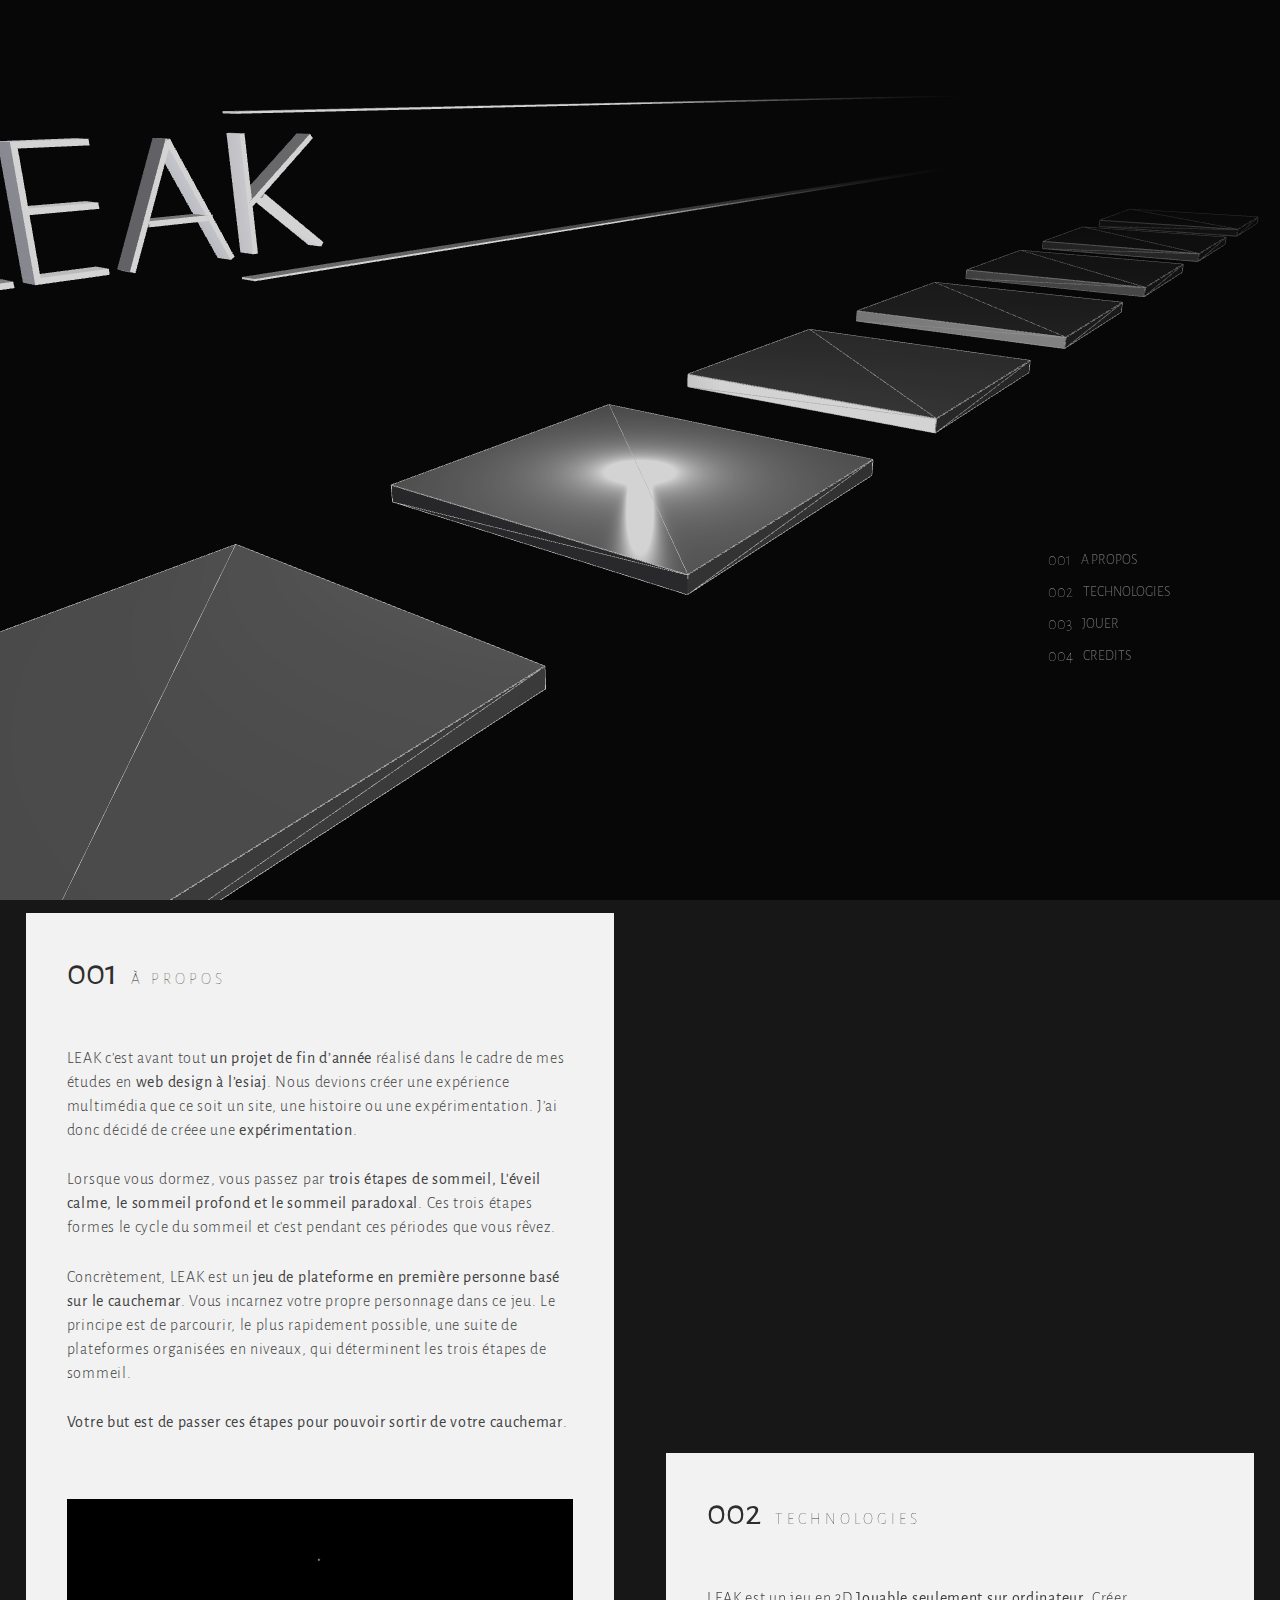
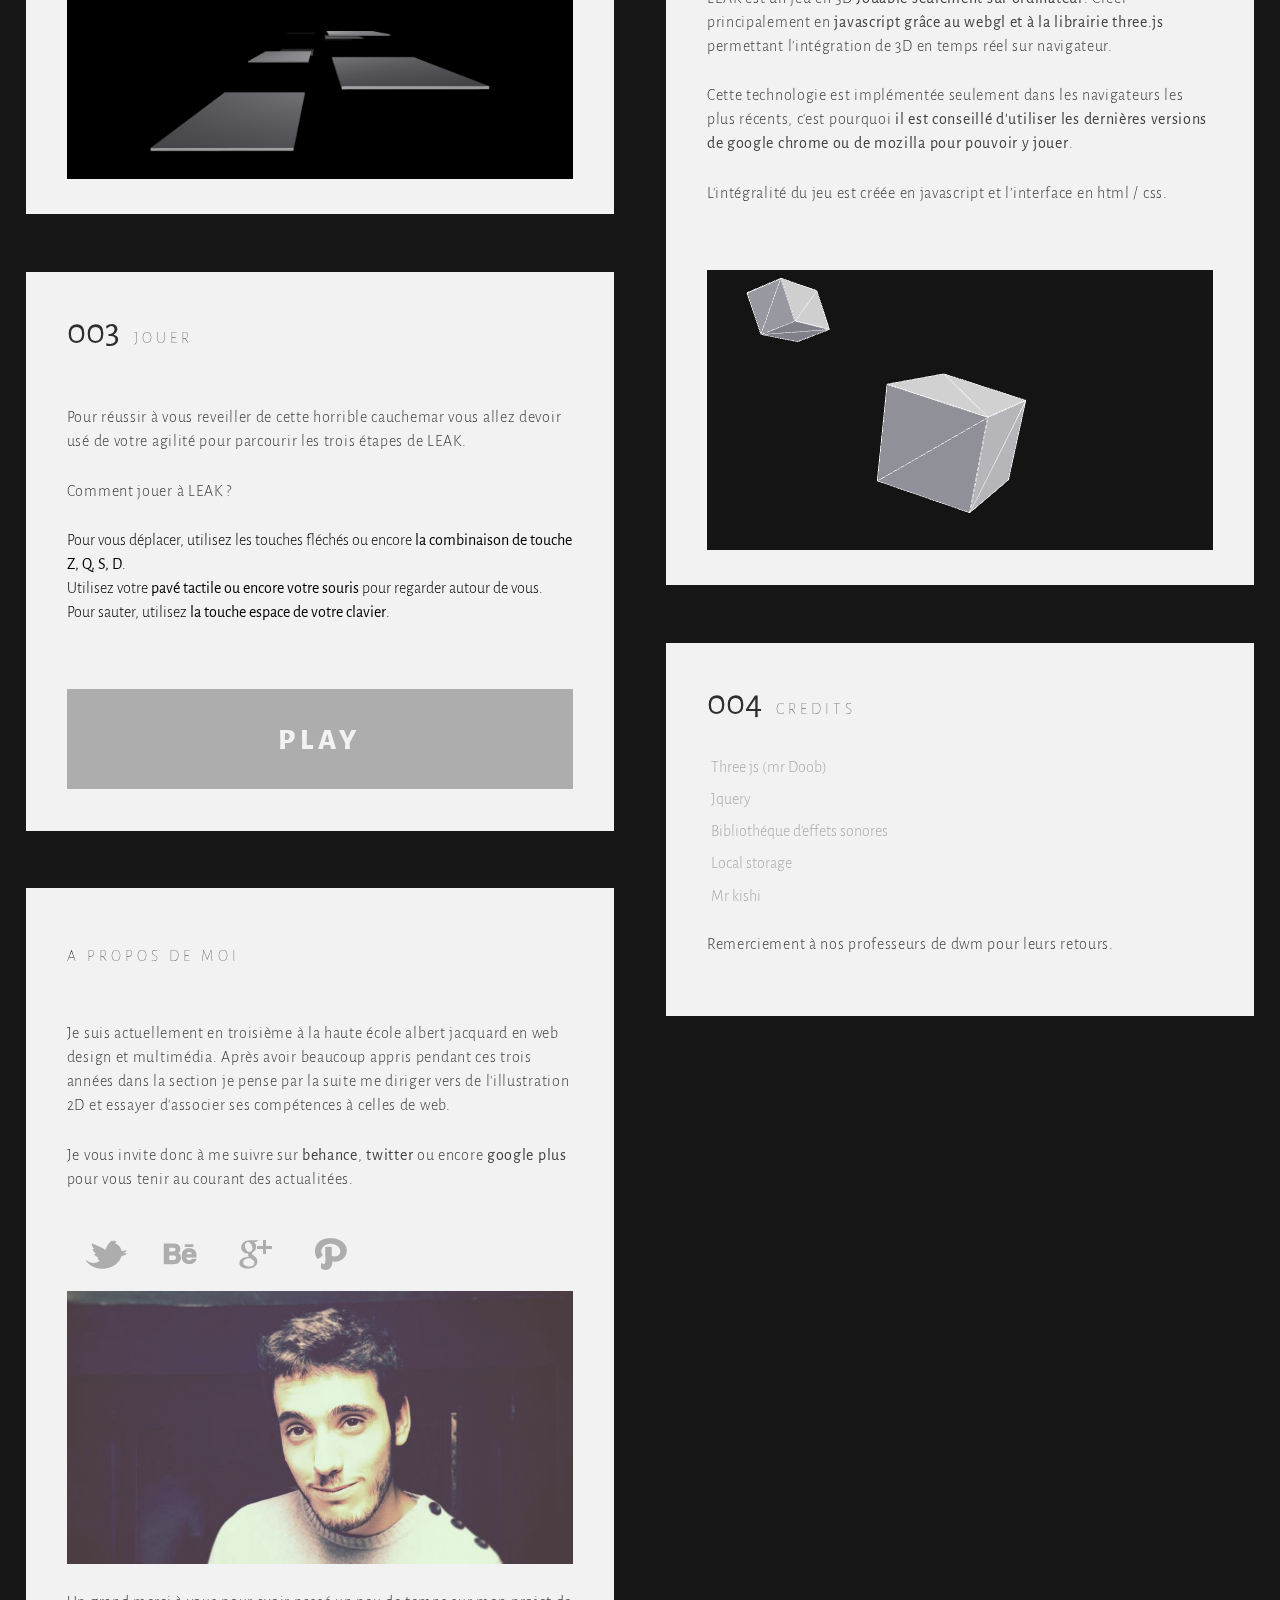
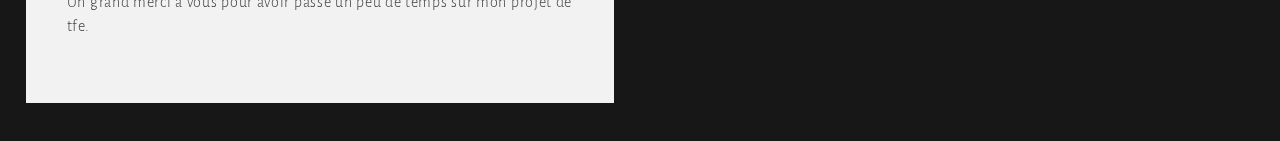
<file: index.html>
<!DOCTYPE html>
   <html>
    <head>
      <meta charset="utf-8">
      <meta name="description" content="Test_TetE">
      <meta name="viewport" content="width=device-width, initial-scale=1">
      <title> LEAK | GAME </title>
      <!-- META -->

      <!-- LINK -->
      <link rel="icon" type="image/png" href="img/favicon.png" />
      <!--[if IE]><link rel="shortcut icon" type="image/x-icon" href="img/favicon.ico" /><![endif]-->
      <link rel="stylesheet" href="css/reset.css">
      <link rel="stylesheet" href="css/style.css">
      <link href='http://fonts.googleapis.com/css?family=Source+Code+Pro:200,300,400,500,600,700,900' rel='stylesheet' type='text/css'>
      <link href='http://fonts.googleapis.com/css?family=Alegreya+Sans:100,300,400,500,700,800,900,300italic' rel='stylesheet' type='text/css'>

      <script type="text/javascript" src="build/three.min.js"></script>
      <script type="text/javascript" src="js/jquery.js"></script>
      <script src="js/jquery.inview.min.js"></script> 
    </head>
  <body>

    <div id="WebGL-output">
    </div>


    <div class="container">

      <nav>
        <ul>
          <li><a class="link" href="#one"><h4>001</h4><h5>A propos</h5></a></li>
          <li><a class="link" href="#two"><h4>002</h4><h5>Technologies</h5></a></li>
          <li><a class="link" href="#three"><h4>003</h4><h5>Jouer</h5></a></li>
          <li><a class="link" href="#four"><h4>004</h4><h5>Credits</h5></a></li>
        </ul>
      </nav>


      <section id="one">
        <div class="content">
          <div class="title">
            <h2>001 </h2>
            <h3>À propos</h3>
          </div>
          <div class="word">
            <p>LEAK c’est avant tout <strong class="gras">un projet de fin d’année</strong> réalisé dans le cadre de mes études en <strong class="gras">web design à l’esiaj</strong>. Nous devions créer une expérience multimédia que ce soit un site, une histoire ou une expérimentation. J’ai donc décidé de créee une <strong class="gras">expérimentation</strong>.</p>

            <p>Lorsque vous dormez, vous passez par <strong class="gras">trois étapes de sommeil, L'éveil calme, le sommeil profond et le sommeil paradoxal</strong>. Ces trois étapes formes le cycle du sommeil et c'est pendant ces périodes que vous rêvez.</p>

            <p>Concrètement, LEAK est un <strong class="gras">jeu de plateforme en première personne basé sur le cauchemar</strong>. Vous incarnez votre propre personnage dans ce jeu. Le principe est de parcourir, le plus rapidement possible, une suite de plateformes organisées en niveaux, qui déterminent les trois étapes de sommeil.</p>

            <p><strong class="gras">Votre but est de passer ces étapes pour pouvoir sortir de votre cauchemar</strong>.</p>
            <p></p>
          </div>
          <div id="webglone">
            <img class="image" src="img/leak.png" alt="image du jeu leak">
          </div>
        </div>
      </section>

      <section id="two">
        <div class="content">
          <div class="title">
            <h2>002 </h2>
            <h3>technologies</h3>
          </div>
          <div class="wordtwo">
            <p>LEAK est un jeu en 3D <strong class="gras">Jouable seulement sur ordinateur</strong>. Créer principalement en <strong class="gras">javascript grâce au webgl et à la librairie three.js</strong> permettant l’intégration de 3D en temps réel sur navigateur.</p>

            <p>Cette technologie est implémentée seulement dans les navigateurs les plus récents, c'est pourquoi <strong class="gras">il est conseillé d'utiliser les dernières versions de google chrome ou de mozilla pour pouvoir y jouer</strong>.</p>

            <p>L'intégralité du jeu est créée en javascript et l’interface en html / css.</p>
            <p></p>
          </div>
          <div class="overflow">
            <div id="webgltwo"></div>
          </div>
          </div>
      </section>

      <section id="three">
        <div class="content">
          <div class="title">
            <h2>003 </h2>
            <h3>Jouer</h3>
          </div>
          <div class="word">
            <p>Pour réussir à vous reveiller de cette horrible cauchemar vous allez devoir usé de votre agilité pour parcourir les trois étapes de LEAK.</p>
            <p>Comment jouer à LEAK ?</p>
            <ul>
              <li>Pour vous déplacer, utilisez les touches fléchés ou encore <strong class="gras">la combinaison de touche Z, Q, S, D</strong>.</li>
              <li>Utilisez votre <strong class="gras">pavé tactile ou encore votre souris</strong> pour regarder autour de vous.</li>
              <li>Pour sauter, utilisez <strong class="gras">la touche espace de votre clavier</strong>.</li>
            </ul>
            <p></p>
          </div>
          <a class="playplay" href="leak/index.html">
            <h6 class="play">PLAY</h6>
            <div class="separation"></div>
            <h6 class="now">NOW</h6>
          </a>
        </div>
      </section>

      <section id="four">
        <div class="content">
          <div class="title">
            <h2>004 </h2>
            <h3>Credits</h3>
          </div>
          <div class="word credit">
            <a href="http://threejs.org/">Three js (mr Doob)</a>
            <a href="https://jquery.com/">Jquery</a>
            <a href="http://www.sonniss.com/sound-effects/free-download-game-audio/">Bibliothéque d'effets sonores</a>
            <a href="http://www.w3schools.com/html/html5_webstorage.asp">Local storage</a>
            <a href="http://teddyk.be/">Mr kishi</a>

            <p class="float">Remerciement à nos professeurs de dwm pour leurs retours.</p>

            <p></p>
          </div>
        </div>
      </section>

      <section id="five">
        <div class="content">
          <div class="title">
            <h3 class="padding">A propos de moi</h3>
          </div>
          <div class="word">
            <p>Je suis actuellement en troisième à la haute école albert jacquard en web design et multimédia. Après avoir beaucoup appris pendant ces trois années dans la section je pense par la suite me diriger vers de l'illustration 2D et essayer d'associer ses compétences à celles de web.</p>
            <p> Je vous invite donc à me suivre sur <strong class="gras">behance</strong>, <strong class="gras">twitter</strong> ou encore <strong class="gras">google plus</strong> pour vous tenir au courant des actualitées.</p>
            <a class="twitter" href="https://twitter.com/cly_jean" target="_blank"></a>
            <a class="behance" href="https://www.behance.net/Jean-claeys" target="_blank"></a>
            <a class="google" href="https://plus.google.com/116296874535599663187/posts" target="_blank"></a>
            <a class="pinterest" href="https://www.pinterest.com/jeanclaeys96/" target="_blank"></a>
            <img class="image" src="img/maggletrois.jpg" alt="photo de moi">
            <p>Un grand merci à vous pour avoir passé un peu de temps sur mon projet de tfe.</p>
            <p></p>
          </div>
        </div>
      </section>
    </div>
    <script type="text/javascript">
        $(function() {
          $('a[href*=#]:not([href=#])').click(function() {
            if (location.pathname.replace(/^\//,'') == this.pathname.replace(/^\//,'') && location.hostname == this.hostname) {
              var target = $(this.hash);
              target = target.length ? target : $('[name=' + this.hash.slice(1) +']');
              if (target.length) {
                $('html,body').animate({
                  scrollTop: target.offset().top
                }, 1000);
                return false;
              }
            }
          });
        });
        function inittwo() {
          var cameratwo, scenetwo, renderertwo, barrelone, barreltwo;
          var scenetwo = new THREE.Scene();
          var cameratwo = new THREE.PerspectiveCamera( 50, 800/400, 1, 1000 );
          var renderertwo = new THREE.WebGLRenderer( {antialias:true} );
          var hemispheretwo = new THREE.HemisphereLight( 0xffffff, 0x777788, 1.25 );
          hemispheretwo.position.set( 0.5, 1 , 0.75 );
          scenetwo.add( hemispheretwo );
          renderertwo.setClearColor(new THREE.Color(0x141414, 1.0));
          renderertwo.setSize(800, 400);
          cameratwo.position.x = -80;
          cameratwo.position.y = 20;
          cameratwo.position.z = 40;
          cameratwo.lookAt(scenetwo.position);
          var cubeGeometrywebgl = new THREE.BoxGeometry(15,15,15);
          var cubeMaterialwebgl = new THREE.MeshPhongMaterial( { ambient: 0xADADAD, color: 0xADADAD, specular: 0x000000, shininess: 50 } );
          var cubewebgl = new THREE.Mesh(cubeGeometrywebgl, cubeMaterialwebgl);
          cubewebgl.position.x=-30;
          cubewebgl.position.y=10;
          cubewebgl.position.z=-12;
          scenetwo.add(cubewebgl);
          var cubeGeometrywebgltwo = new THREE.BoxGeometry(10,10,10);
          var cubeMaterialwebgltwo = new THREE.MeshPhongMaterial( { ambient: 0x333333, color: 0xADADAD, specular: 0x000000, shininess: 50 } );
          var cubewebgltwo = new THREE.Mesh(cubeGeometrywebgltwo, cubeMaterialwebgltwo);
          cubewebgltwo.position.x=-15;
          cubewebgltwo.position.y= 35;
          cubewebgltwo.position.z= -80;
          scenetwo.add(cubewebgltwo);
          var wireframewebgl = new THREE.WireframeHelper( cubewebgl, 0xffffff );
          scenetwo.add(wireframewebgl);
          var wireframewebgltwo = new THREE.WireframeHelper( cubewebgltwo, 0xffffff );
          scenetwo.add(wireframewebgltwo);
          document.getElementById("webgltwo").appendChild(renderertwo.domElement);
          renderScenetwo();
          function renderScenetwo() {
              cubewebgl.rotation.x += 0.01;
              cubewebgl.rotation.y += 0.01;
              cubewebgltwo.rotation.x -= 0.01;
              cubewebgltwo.rotation.y += 0.01;
              requestAnimationFrame(renderScenetwo);
              renderertwo.render(scenetwo, cameratwo);
          }
        };
        inittwo();
        function init() {
          var camera, scene, renderer, light1, loader, mesh;
          var scene = new THREE.Scene();
          scene.fog = new THREE.Fog( 0x000000, 5, 250 );
          var camera = new THREE.PerspectiveCamera(45, window.innerWidth / window.innerHeight, 0.1, 1000);
          var renderer = new THREE.WebGLRenderer( {antialias:true} );
          var hemisphereone = new THREE.HemisphereLight( 0xffffff, 0x777788, 1.25 );
          hemisphereone.position.set( 0.5, 1 , 0.75 );
          scene.add( hemisphereone );
          renderer.setClearColor(new THREE.Color(0x000000, 1.0));
          renderer.setSize(window.innerWidth, window.innerHeight);
          var cubeMaterialchange = new THREE.MeshPhongMaterial( { ambient: 0x333333, color: 0x2C2C2C, wireframe: true } );
          var barreverticaleone = new THREE.BoxGeometry(0.5,10.8,2);
          var barreverticaletwo = new THREE.BoxGeometry(0.5,11.7,2);
          var barreverticalethree = new THREE.BoxGeometry(0.5,11.7,2);
          var barrehorizontaleone = new THREE.BoxGeometry(6.1,0.5,2);
          var barrehorizontaletwo = new THREE.BoxGeometry(9.2,0.5,2);
          var barrehorizontalethree = new THREE.BoxGeometry(8.1,0.5,2);
          var barrehorizontalesix = new THREE.BoxGeometry(220,0.2,2);
          var barrehorizontalefour = new THREE.BoxGeometry(9.5,0.5,2);
          var barrehorizontalefive = new THREE.BoxGeometry(8,0.5,2);
          var materialchange = new THREE.MeshPhongMaterial( { color: 0x000000 } )
          var barrelone = new THREE.PointLight( 0xA4A4A4, 1, 1 );
          barrelone.add( new THREE.Mesh( barreverticaleone, new THREE.MeshPhongMaterial( { color: 0xA4A4A4 } ) ) );
          scene.add( barrelone );
          barrelone.position.x= 16 + (-30.5);
          barrelone.position.y=10.4;
          barrelone.position.z= -55;
          var barreltwo = new THREE.PointLight( 0xA4A4A4, 1, 1 );
          barreltwo.add( new THREE.Mesh( barrehorizontaleone, new THREE.MeshPhongMaterial( { color: 0xA4A4A4 } ) ) );
          scene.add( barreltwo );
          barreltwo.position.x= 16 + (-27.7);
          barreltwo.position.y=5.2;
          barreltwo.position.z= -55;
          var materialbarreeone =  new THREE.MeshPhongMaterial( { color: 0xffffff } );
          var barreeonemesh = new THREE.Mesh(barreverticaleone, materialbarreeone);
          var barreeone = new THREE.PointLight( 0xffffff, 2, 200 );
          barreeone.add( new THREE.Mesh( barreeonemesh ) );
          scene.add( barreeonemesh );
          scene.add( barreeone );
          barreeonemesh.position.x= 16 + (-22.8);
          barreeonemesh.position.y=10.4;
          barreeonemesh.position.z= -55;
          var materialbarreetwo =  new THREE.MeshPhongMaterial( { color: 0xffffff } );
          var barreetwomesh = new THREE.Mesh(barrehorizontaleone, materialbarreetwo);
          var barreetwo = new THREE.PointLight( 0xffffff, 2, 200 );
          barreetwo.add( new THREE.Mesh( barreetwomesh ) );
          scene.add( barreetwomesh );
          scene.add( barreetwo );
          barreetwomesh.position.x= 16 + (-20);
          barreetwomesh.position.y=5.2;
          barreetwomesh.position.z= -55;
          var materialbarreethree =  new THREE.MeshPhongMaterial( { color: 0xffffff } );
          var barreethreemesh = new THREE.Mesh(barrehorizontaleone, materialbarreethree);
          var barreethree = new THREE.PointLight( 0xffffff, 2, 200 );
          barreethree.add( new THREE.Mesh( barreethreemesh ) );
          scene.add( barreethreemesh );
          scene.add( barreethree );
          barreethreemesh.position.x= 16 + (-20);
          barreethreemesh.position.y=10.6;
          barreethreemesh.position.z= -55;
          var materialbarreefour =  new THREE.MeshPhongMaterial( { color: 0xffffff } );
          var barreefourmesh = new THREE.Mesh(barrehorizontaleone, materialbarreefour);
          var barreefour = new THREE.PointLight( 0xffffff, 2, 200 );
          barreefour.add( new THREE.Mesh( barreefourmesh ) );
          scene.add( barreefourmesh );
          scene.add( barreefour );
          barreefourmesh.position.x= 16 + (-20);
          barreefourmesh.position.y=15.6;
          barreefourmesh.position.z= -55;
          var barreaone = new THREE.PointLight( 0xA4A4A4, 1, 1 );
          barreaone.add( new THREE.Mesh( barreverticalethree, new THREE.MeshPhongMaterial( { color: 0xA4A4A4 } ) ) );
          scene.add( barreaone );
          barreaone.position.x= 16 + (-12.5);
          barreaone.position.y=10.2;
          barreaone.position.z= -55;
          barreaone.rotation.z=-0.43;
          var barreatwo = new THREE.PointLight( 0xA4A4A4, 1, 1 );
          barreatwo.add( new THREE.Mesh( barreverticaletwo, new THREE.MeshPhongMaterial( { color: 0xA4A4A4 } ) ) );
          scene.add( barreatwo );
          barreatwo.position.x= 16 + (-7.7);
          barreatwo.position.y=10.2;
          barreatwo.position.z= -55;
          barreatwo.rotation.z=0.43;
          var barreathree = new THREE.PointLight( 0xA4A4A4, 1, 1 );
          barreathree.add( new THREE.Mesh( barrehorizontaleone, new THREE.MeshPhongMaterial( { color: 0xA4A4A4 } ) ) );
          scene.add( barreathree );
          barreathree.position.x= 16 + (-9.8);
          barreathree.position.y=8.7;
          barreathree.position.z= -55;
          var barrekone = new THREE.PointLight( 0xA4A4A4, 1, 1 );
          barrekone.add( new THREE.Mesh( barreverticaleone, new THREE.MeshPhongMaterial( { color: 0xA4A4A4 } ) ) );
          scene.add( barrekone );
          barrekone.position.x= 16 + (-2.8);
          barrekone.position.y=10.4;
          barrekone.position.z= -55;
          var barrektwo = new THREE.PointLight( 0xA4A4A4, 1, 1 );
          barrektwo.add( new THREE.Mesh( barrehorizontalefour, new THREE.MeshPhongMaterial( { color: 0xA4A4A4 } ) ) );
          scene.add( barrektwo );
          barrektwo.position.x= 16 + (1);
          barrektwo.position.y=12.4;
          barrektwo.position.z= -55;
          barrektwo.rotation.z=0.66;
          var barrekthree = new THREE.PointLight( 0xA4A4A4, 1, 1 );
          barrekthree.add( new THREE.Mesh( barrehorizontalefive, new THREE.MeshPhongMaterial( { color: 0xA4A4A4 } ) ) );
          scene.add( barrekthree );
          barrekthree.position.x= 16 + (1.8);
          barrekthree.position.y=7.6;
          barrekthree.position.z= -55;
          barrekthree.rotation.z= -0.7;
          var barretexte = new THREE.PointLight( 0xA4A4A4, 1, 1 );
          barretexte.add( new THREE.Mesh( barrehorizontalesix, new THREE.MeshPhongMaterial( { color: 0xA4A4A4 } ) ) );
          scene.add( barretexte );
          barretexte.position.x= 121 + (1.8);
          barretexte.position.y= 17.6;
          barretexte.position.z= -55;
          var barretextetwo = new THREE.PointLight( 0xA4A4A4, 1, 1 );
          barretextetwo.add( new THREE.Mesh( barrehorizontalesix, new THREE.MeshPhongMaterial( { color: 0xA4A4A4 } ) ) );
          scene.add( barretextetwo );
          barretextetwo.position.x= 121 + (1.8);
          barretextetwo.position.y= 2.6;
          barretextetwo.position.z= -55;
            var eteind, eteindtwo, eteindthree, eteindfive, eteindsix, allume, allmuetwo, allumethree, allumefour, allumefive;
            var id;
            setInterval(glitchlight, 10000); 
            function glitchlight() {
                eteind = setTimeout(function(){ stopone() }, 3000);
                function stopone() {
                    barreeone.intensity = 0;
                    barreetwo.intensity = 0;
                    barreethree.intensity = 0;
                    barreefour.intensity = 0;
                    barreeonemesh.material.color.setHex( 0x000000 );
                    barreetwomesh.material.color.setHex( 0x000000 );
                    barreethreemesh.material.color.setHex( 0x000000 );
                    barreefourmesh.material.color.setHex( 0x000000 );
                }
                allume = setTimeout(function(){ goone() }, 3050);
                function goone() {
                    barreeone.intensity = 2;
                    barreetwo.intensity = 2;
                    barreethree.intensity = 2;
                    barreefour.intensity = 2;
                    barreeonemesh.material.color.setHex( 0xffffff );
                    barreetwomesh.material.color.setHex( 0xffffff );
                    barreethreemesh.material.color.setHex( 0xffffff );
                    barreefourmesh.material.color.setHex( 0xffffff );
                }
                eteindtwo = setTimeout(function(){ stoptwo() }, 3100);
                function stoptwo() {
                    barreeone.intensity = 0;
                    barreetwo.intensity = 0;
                    barreethree.intensity = 0;
                    barreefour.intensity = 0;
                    barreeonemesh.material.color.setHex( 0x000000 );
                    barreetwomesh.material.color.setHex( 0x000000 );
                    barreethreemesh.material.color.setHex( 0x000000 );
                    barreefourmesh.material.color.setHex( 0x000000 );
                }
                allumetwo = setTimeout(function(){ gotwo() }, 5000);
                function gotwo() {
                    barreeone.intensity = 2;
                    barreetwo.intensity = 2;
                    barreethree.intensity = 2;
                    barreefour.intensity = 2;
                    barreeonemesh.material.color.setHex( 0xffffff );
                    barreetwomesh.material.color.setHex( 0xffffff );
                    barreethreemesh.material.color.setHex( 0xffffff );
                    barreefourmesh.material.color.setHex( 0xffffff );
                }
                eteindthree = setTimeout(function(){ stopthree() }, 5100);
                function stopthree() {
                    barreeone.intensity = 0;
                    barreetwo.intensity = 0;
                    barreethree.intensity = 0;
                    barreefour.intensity = 0;
                    barreeonemesh.material.color.setHex( 0x000000 );
                    barreetwomesh.material.color.setHex( 0x000000 );
                    barreethreemesh.material.color.setHex( 0x000000 );
                    barreefourmesh.material.color.setHex( 0x000000 );
                }
                allumethree = setTimeout(function(){ gothree() }, 5150);
                function gothree() {
                    barreeone.intensity = 2;
                    barreetwo.intensity = 2;
                    barreethree.intensity = 2;
                    barreefour.intensity = 2;
                    barreeonemesh.material.color.setHex( 0xffffff );
                    barreetwomesh.material.color.setHex( 0xffffff );
                    barreethreemesh.material.color.setHex( 0xffffff );
                    barreefourmesh.material.color.setHex( 0xffffff );
                }
                eteindthree = setTimeout(function(){ stopthree() }, 5200);
                function stopthree() {
                    barreeone.intensity = 0;
                    barreetwo.intensity = 0;
                    barreethree.intensity = 0;
                    barreefour.intensity = 0;
                    barreeonemesh.material.color.setHex( 0x000000 );
                    barreetwomesh.material.color.setHex( 0x000000 );
                    barreethreemesh.material.color.setHex( 0x000000 );
                    barreefourmesh.material.color.setHex( 0x000000 );
                }
                allumethree = setTimeout(function(){ gothree() }, 5250);
                function gothree() {
                    barreeone.intensity = 2;
                    barreetwo.intensity = 2;
                    barreethree.intensity = 2;
                    barreefour.intensity = 2;
                    barreeonemesh.material.color.setHex( 0xffffff );
                    barreetwomesh.material.color.setHex( 0xffffff );
                    barreethreemesh.material.color.setHex( 0xffffff );
                    barreefourmesh.material.color.setHex( 0xffffff );
                }
                eteindthree = setTimeout(function(){ stopthree() }, 5300);
                function stopthree() {
                    barreeone.intensity = 0;
                    barreetwo.intensity = 0;
                    barreethree.intensity = 0;
                    barreefour.intensity = 0;
                    barreeonemesh.material.color.setHex( 0x000000 );
                    barreetwomesh.material.color.setHex( 0x000000 );
                    barreethreemesh.material.color.setHex( 0x000000 );
                    barreefourmesh.material.color.setHex( 0x000000 );
                }
                allumethree = setTimeout(function(){ gothree() }, 5350);
                function gothree() {
                    barreeone.intensity = 2;
                    barreetwo.intensity = 2;
                    barreethree.intensity = 2;
                    barreefour.intensity = 2;
                    barreeonemesh.material.color.setHex( 0xffffff );
                    barreetwomesh.material.color.setHex( 0xffffff );
                    barreethreemesh.material.color.setHex( 0xffffff );
                    barreefourmesh.material.color.setHex( 0xffffff );
                }
                eteindthree = setTimeout(function(){ stopthree() }, 5400);
                function stopthree() {
                    barreeone.intensity = 0;
                    barreetwo.intensity = 0;
                    barreethree.intensity = 0;
                    barreefour.intensity = 0;
                    barreeonemesh.material.color.setHex( 0x000000 );
                    barreetwomesh.material.color.setHex( 0x000000 );
                    barreethreemesh.material.color.setHex( 0x000000 );
                    barreefourmesh.material.color.setHex( 0x000000 );
                }
                allumethree = setTimeout(function(){ gothree() }, 5750);
                function gothree() {
                    barreeone.intensity = 2;
                    barreetwo.intensity = 2;
                    barreethree.intensity = 2;
                    barreefour.intensity = 2;
                    barreeonemesh.material.color.setHex( 0xffffff );
                    barreetwomesh.material.color.setHex( 0xffffff );
                    barreethreemesh.material.color.setHex( 0xffffff );
                    barreefourmesh.material.color.setHex( 0xffffff );
                }
                 eteindthree = setTimeout(function(){ stopthree() }, 5800);
                function stopthree() {
                    barreeone.intensity = 0;
                    barreetwo.intensity = 0;
                    barreethree.intensity = 0;
                    barreefour.intensity = 0;
                    barreeonemesh.material.color.setHex( 0x000000 );
                    barreetwomesh.material.color.setHex( 0x000000 );
                    barreethreemesh.material.color.setHex( 0x000000 );
                    barreefourmesh.material.color.setHex( 0x000000 );
                }
            }
            glitchlight();
          var cubeGeometryone = new THREE.BoxGeometry(20,1,20);
          var cubeMaterialone = new THREE.MeshPhongMaterial( { ambient: 0x333333, color: 0x363636, specular: 0x000000, shininess: 50 } );
          var cubeone = new THREE.Mesh(cubeGeometryone, cubeMaterialone);
          cubeone.position.x=0;
          cubeone.position.y=-2;
          cubeone.position.z=0;
          scene.add(cubeone);
          var cubeGeometrytwo = new THREE.BoxGeometry(20,1,20);
          var cubeMaterialtwo = new THREE.MeshPhongMaterial( { ambient: 0x333333, color: 0x2C2C2C, specular: 0x000000, shininess: 50 } );
          var cubetwo = new THREE.Mesh(cubeGeometrytwo, cubeMaterialtwo);
          cubetwo.position.x=30;
          cubetwo.position.y=-2;
          cubetwo.position.z=0;
          scene.add(cubetwo);
          var cubeGeometrythree = new THREE.BoxGeometry(20,1,20);
          var cubeMaterialthree = new THREE.MeshPhongMaterial( { ambient: 0x333333, color: 0x212121, specular: 0x000000, shininess: 50 } );
          var cubethree = new THREE.Mesh(cubeGeometrythree, cubeMaterialthree);
          cubethree.position.x=60;
          cubethree.position.y=-2;
          cubethree.position.z=0;
          scene.add(cubethree);
          var cubeGeometryfour = new THREE.BoxGeometry(20,1,20);
          var cubeMaterialfour = new THREE.MeshPhongMaterial( { ambient: 0x333333, color: 0x1A1A1A, specular: 0x000000, shininess: 50 } );
          var cubefour = new THREE.Mesh(cubeGeometryfour, cubeMaterialfour);
          cubefour.position.x=90;
          cubefour.position.y=-2;
          cubefour.position.z=0;
          scene.add(cubefour);
          var cubeGeometryfive = new THREE.BoxGeometry(20,1,20);
          var cubeMaterialfive = new THREE.MeshPhongMaterial( { ambient: 0x333333, color: 0x161616, specular: 0x000000, shininess: 50 } );
          var cubefive = new THREE.Mesh(cubeGeometryfive, cubeMaterialfive);
          cubefive.position.x=120;
          cubefive.position.y=-2;
          cubefive.position.z=0;
          scene.add(cubefive);
          var cubeGeometrysix = new THREE.BoxGeometry(20,1,20);
          var cubeMaterialsix = new THREE.MeshPhongMaterial( { ambient: 0x333333, color: 0x0E0E0E, specular: 0x000000, shininess: 50 } );
          var cubesix = new THREE.Mesh(cubeGeometrysix, cubeMaterialsix);
          cubesix.position.x=150;
          cubesix.position.y=-2;
          cubesix.position.z=0;
          scene.add(cubesix);
          var cubeGeometryseven = new THREE.BoxGeometry(20,1,20);
          var cubeMaterialseven = new THREE.MeshPhongMaterial( { ambient: 0x333333, color: 0x3C3C3C, specular: 0x000000, shininess: 50 } );
          var cubeseven = new THREE.Mesh(cubeGeometryseven, cubeMaterialseven);
          cubeseven.position.x=-30;
          cubeseven.position.y=-2;
          cubeseven.position.z=0;
          scene.add(cubeseven);
          camera.position.x = -48;
          camera.position.y = 20;
          camera.position.z = 35;
          camera.lookAt(scene.position);
          var ambientLight = new THREE.AmbientLight(0x0c0c0c);
          scene.add(ambientLight);
          document.getElementById("WebGL-output").appendChild(renderer.domElement);
          var vitesse = 0;
          var vitesseone=0;
          var vitessetwo=0;
          var vitessethree=0;
          var vitessefour=0;
          var vitessefive=0;
          var vitessesix=0;
          var vitesseseven=0;
          renderScene();
          function renderScene() {
            vitesse+=0.005;
            vitesseone+=0.01;
            vitessetwo+=0.0105;
            vitessethree+=0.011;
            vitessefour+=0.0115;
            vitessefive+=0.012;
            vitessesix+=0.0125;
            vitesseseven+=0.013;
            setTimeout(function(){ 
              vitessetwo-=0.0005;
              vitessethree-=0.001;
              vitessefour-=0.0015;
              vitessefive-=0.002;
              vitessesix-=0.0025;
              vitesseseven-=0.003;
            }, 10000);
            cubeseven.position.y = -4 +( 8 * Math.abs(Math.sin(vitesseone)));
            cubeone.position.y = -4 +( 8 * Math.abs(Math.sin(vitessetwo)));
            cubetwo.position.y = -4 +( 8 * Math.abs(Math.sin(vitessethree)));
            cubethree.position.y = -4 +( 8 * Math.abs(Math.sin(vitessefour)));
            cubefour.position.y = -4 +( 8 * Math.abs(Math.sin(vitessefive)));
            cubefive.position.y = -4 +( 8 * Math.abs(Math.sin(vitessesix)));
            cubesix.position.y = -4 +( 8 * Math.abs(Math.sin(vitesseseven)));
              requestAnimationFrame(renderScene);
              renderer.render(scene, camera);
          }
              var wireframeone = new THREE.WireframeHelper( cubeone, 0xffffff );
              scene.add(wireframeone);
              var wireframetwo = new THREE.WireframeHelper( cubetwo, 0xffffff );
              scene.add(wireframetwo);
              var wireframethree = new THREE.WireframeHelper( cubethree, 0xffffff );
              scene.add(wireframethree);
              var wireframefour = new THREE.WireframeHelper( cubefour, 0xffffff );
              scene.add(wireframefour);
              var wireframefive = new THREE.WireframeHelper( cubefive, 0xffffff );
              scene.add(wireframefive);
              var wireframesix = new THREE.WireframeHelper( cubesix, 0xffffff );
              scene.add(wireframesix);
              var wireframeseven = new THREE.WireframeHelper( cubeseven, 0xffffff );
              scene.add(wireframeseven);
        };
    window.onload = init;
    </script>
  </body>
</html>
</file>
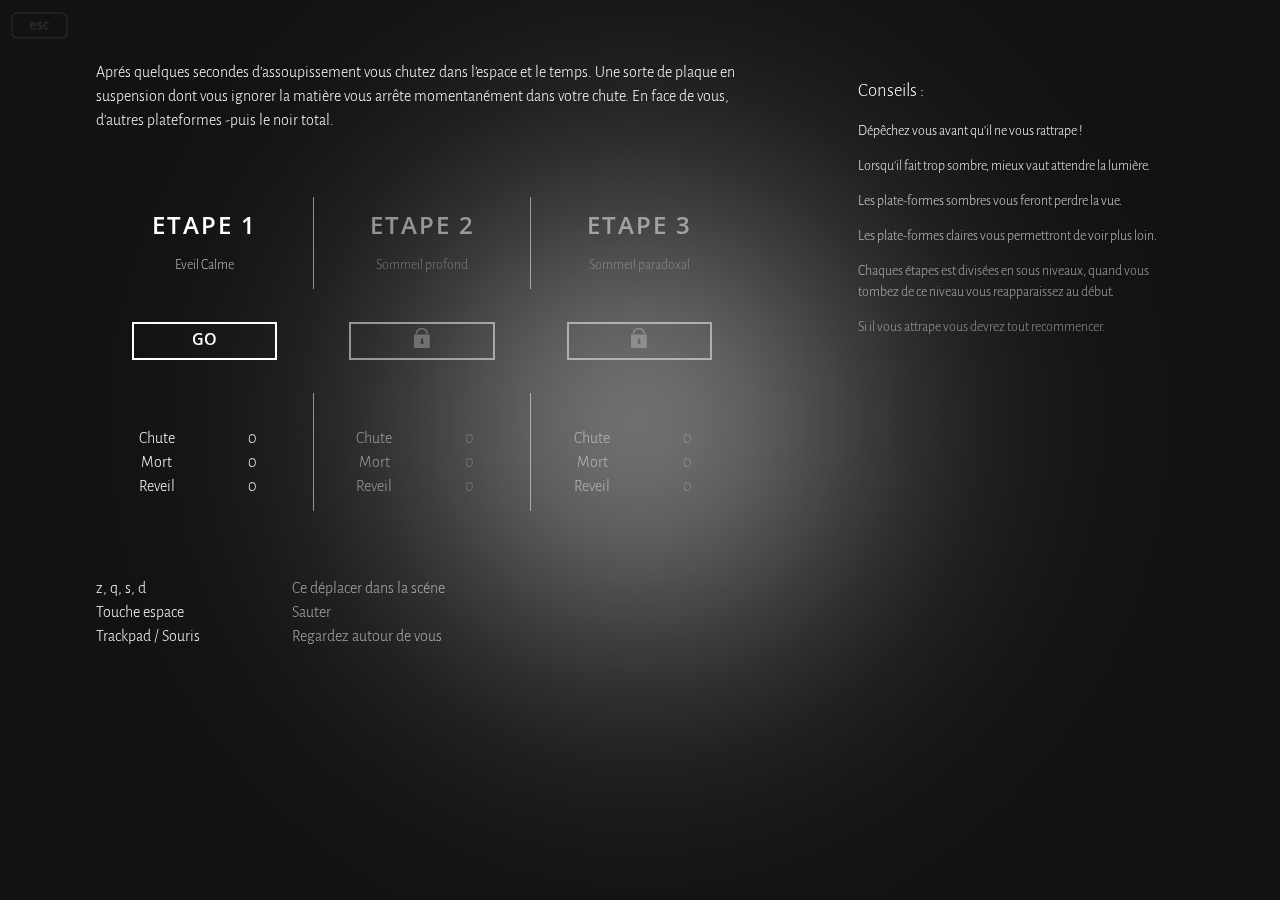
<file: leak/index.html>
<!DOCTYPE html>
<html>
    <head>
        <meta charset="utf-8">
        <title>LEAK | CLAEYS JEAN</title>
        <link rel="stylesheet" href="css/reset.css">
        <link rel="stylesheet" href="css/style.css">
        <link rel="icon" type="image/png" href="img/favicon.png" />
        <!--[if IE]><link rel="shortcut icon" type="image/x-icon" href="img/favicon.ico" /><![endif]-->
        <link href='http://fonts.googleapis.com/css?family=Alegreya+Sans:300,400,500,700,800' rel='stylesheet' type='text/css'>
        <link href='http://fonts.googleapis.com/css?family=Open+Sans:400,300,700,800,600' rel='stylesheet' type='text/css'>
    </head>
    <body>
        <script src="build/three.js"></script>
        <script src="js/PointerLockControls.js"></script>
        <img class="esc" src="img/esc.png" alt="bouton echap">
        <div id="blocker">
            <div id="instructions">
              <div class="left">
                <div class="texteone">
                  <p>Aprés quelques secondes d’assoupissement vous chutez dans l’espace et le temps. Une sorte de plaque en suspension dont vous ignorer la matière vous arrête momentanément dans votre chute. En face de vous, d’autres plateformes -puis le noir total.</p>
                </div>
                <div class="niveau">
                  <div class="etape">
                    <h1>Etape 1</h1>
                    <h2>Eveil Calme</h2>
                  </div>
                  <div class="etape etapetwo opacity">
                    <h1>Etape 2</h1>
                    <h2>Sommeil profond</h2>
                  </div>
                  <div class="etape etapethree opacity">
                    <h1>Etape 3</h1>
                    <h2>Sommeil paradoxal</h2>
                  </div>
                  <div id="levelone" class="acces pointer">
                    <div class="go">
                      <p>GO</p>
                    </div>
                  </div>
                  <div class="acces opacity">
                    <div class="go">
                      <img src="img/cadenas.png" alt="cadenas">
                    </div>
                  </div>
                  <div class="acces opactiy">
                    <div class="go opacity">
                      <img src="img/cadenas.png" alt="cadenas">
                    </div>
                  </div>
                  <div class="resultat">
                    <ul class="stats">
                      <li>Chute</li>
                      <li>Mort</li>
                      <li>Reveil</li>
                    </ul>
                    <ul class="chiffres">
                      <li id="chute">0</li>
                      <li id="mort">0</li>
                      <li id="reveil">0</li>
                    </ul>
                  </div>
                  <div class="resultat etapetwo opacity">
                    <ul class="stats">
                      <li>Chute</li>
                      <li>Mort</li>
                      <li>Reveil</li>
                    </ul>
                    <ul class="chiffres opacity">
                      <li>0</li>
                      <li>0</li>
                      <li>0</li>
                    </ul>
                  </div>
                  <div class="resultat opacity">
                    <ul class="stats">
                      <li>Chute</li>
                      <li>Mort</li>
                      <li>Reveil</li>
                    </ul>
                    <ul class="chiffres opacity">
                      <li>0</li>
                      <li>0</li>
                      <li>0</li>
                    </ul>
                  </div>
                </div>
                <ul class="touches">
                  <li> z, q, s, d</li>
                  <li>Touche espace</li>
                  <li>Trackpad / Souris</li>
                </ul>
                <ul class="explications">
                  <li>Ce déplacer dans la scéne</li>
                  <li>Sauter</li>
                  <li>Regardez autour de vous</li>
                </ul>
              </div>
              <div class="right">
                <div class="conseil">
                  <h3>Conseils : </h3>
                  <ul>
                    <li class="lione">Dépêchez vous avant qu'il ne vous rattrape !</li>
                    <li class="litwo">Lorsqu'il fait trop sombre, mieux vaut attendre la lumière.</li>
                    <li class="lithree">Les plate-formes sombres vous feront perdre la vue.</li>
                    <li class="lifour">Les plate-formes claires vous permettront de voir plus loin.</li>
                    <li class="lifive">Chaques étapes est divisées en sous niveaux, quand vous tombez de ce niveau vous reapparaissez au début.</li>
                    <li class="lisix">Si il vous attrape vous devrez tout recommencer.</li>
                    <li class="liseven"></li>
                  </ul>
                </div>
              </div>
            </div>
        </div>
        <script src="js/main.js"></script>
        <script src="js/intro.js"></script>
    </body>
</html>
</file>
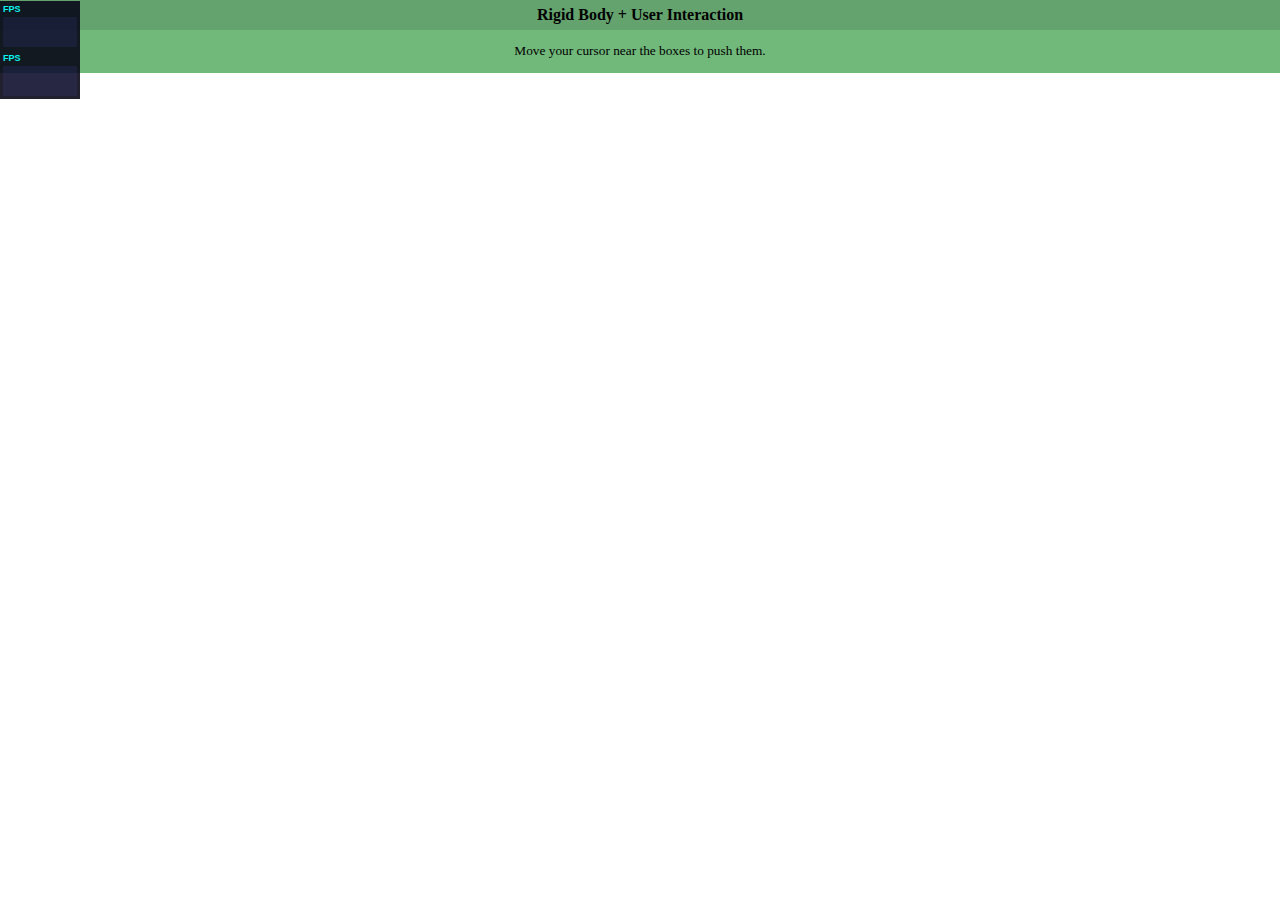
<file: js/chandlerprall-Physijs-d19a7bf/examples/body.html>
<!DOCTYPE html>

<html>

<head>
	<title>Rigid body - Physijs</title>
	
	<link rel="stylesheet" type="text/css" href="css/styles.css" />
	
	<script type="text/javascript" src="js/three.min.js"></script>
	<script type="text/javascript" src="js/stats.js"></script>
	<script type="text/javascript" src="../physi.js"></script>
	
	<script type="text/javascript">
	
	'use strict';
	
	Physijs.scripts.worker = '../physijs_worker.js';
	Physijs.scripts.ammo = 'examples/js/ammo.js';
	
	var initScene, render, applyForce, setMousePosition, mouse_position,
		ground_material, box_material,
		projector, renderer, render_stats, physics_stats, scene, ground, light, camera, box, boxes = [];
	
	initScene = function() {
		projector = new THREE.Projector;
		
		renderer = new THREE.WebGLRenderer({ antialias: true });
		renderer.setSize( window.innerWidth, window.innerHeight );
		renderer.shadowMapEnabled = true;
		renderer.shadowMapSoft = true;
		document.getElementById( 'viewport' ).appendChild( renderer.domElement );
		
		render_stats = new Stats();
		render_stats.domElement.style.position = 'absolute';
		render_stats.domElement.style.top = '1px';
		render_stats.domElement.style.zIndex = 100;
		document.getElementById( 'viewport' ).appendChild( render_stats.domElement );

		physics_stats = new Stats();
		physics_stats.domElement.style.position = 'absolute';
		physics_stats.domElement.style.top = '50px';
		physics_stats.domElement.style.zIndex = 100;
		document.getElementById( 'viewport' ).appendChild( physics_stats.domElement );
		
		scene = new Physijs.Scene;
		scene.setGravity(new THREE.Vector3( 0, -30, 0 ));
		scene.addEventListener(
			'update',
			function() {
				applyForce();
				scene.simulate( undefined, 1 );
				physics_stats.update();
			}
		);
		
		camera = new THREE.PerspectiveCamera(
			35,
			window.innerWidth / window.innerHeight,
			1,
			1000
		);
		camera.position.set( 60, 50, 60 );
		camera.lookAt( scene.position );
		scene.add( camera );
		
		// Light
		light = new THREE.DirectionalLight( 0xFFFFFF );
		light.position.set( 20, 40, -15 );
		light.target.position.copy( scene.position );
		light.castShadow = true;
		light.shadowCameraLeft = -60;
		light.shadowCameraTop = -60;
		light.shadowCameraRight = 60;
		light.shadowCameraBottom = 60;
		light.shadowCameraNear = 20;
		light.shadowCameraFar = 200;
		light.shadowBias = -.0001
		light.shadowMapWidth = light.shadowMapHeight = 2048;
		light.shadowDarkness = .7;
		scene.add( light );
		
		// Materials
		ground_material = Physijs.createMaterial(
			new THREE.MeshLambertMaterial({ map: THREE.ImageUtils.loadTexture( 'images/rocks.jpg' ) }),
			.8, // high friction
			.4 // low restitution
		);
		ground_material.map.wrapS = ground_material.map.wrapT = THREE.RepeatWrapping;
		ground_material.map.repeat.set( 3, 3 );
		
		box_material = Physijs.createMaterial(
			new THREE.MeshLambertMaterial({ map: THREE.ImageUtils.loadTexture( 'images/plywood.jpg' ) }),
			.4, // low friction
			.6 // high restitution
		);
		box_material.map.wrapS = ground_material.map.wrapT = THREE.RepeatWrapping;
		box_material.map.repeat.set( .25, .25 );
		
		// Ground
		ground = new Physijs.BoxMesh(
			new THREE.BoxGeometry(100, 1, 100),
			ground_material,
			0 // mass
		);
		ground.receiveShadow = true;
		scene.add( ground );
		
		for ( var i = 0; i < 10; i++ ) {
			box = new Physijs.BoxMesh(
				new THREE.BoxGeometry( 4, 4, 4 ),
				box_material
			);
			box.position.set(
				Math.random() * 50 - 25,
				10 + Math.random() * 5,
				Math.random() * 50 - 25
			);
			box.rotation.set(
				Math.random() * Math.PI * 2,
				Math.random() * Math.PI * 2,
				Math.random() * Math.PI * 2
			);
			box.scale.set(
				Math.random() * 1 + .5,
				Math.random() * 1 + .5,
				Math.random() * 1 + .5
			);
			box.castShadow = true;
			scene.add( box );
			boxes.push( box );
		}
		
		renderer.domElement.addEventListener( 'mousemove', setMousePosition );

		requestAnimationFrame( render );
		scene.simulate();
	};
	
	render = function() {
		requestAnimationFrame( render );
		renderer.render( scene, camera );
		render_stats.update();
	};
	
	setMousePosition = function( evt ) {
		// Find where mouse cursor intersects the ground plane
		var vector = new THREE.Vector3(
			( evt.clientX / renderer.domElement.clientWidth ) * 2 - 1,
			-( ( evt.clientY / renderer.domElement.clientHeight ) * 2 - 1 ),
			.5
		);
		projector.unprojectVector( vector, camera );
		vector.sub( camera.position ).normalize();
		
		var coefficient = (box.position.y - camera.position.y) / vector.y
		mouse_position = camera.position.clone().add( vector.multiplyScalar( coefficient ) );
	};
	
	applyForce = function() {
		if (!mouse_position) return;
		var strength = 35, distance, effect, offset, box;
		
		for ( var i = 0; i < boxes.length; i++ ) {
			box = boxes[i];
			distance = mouse_position.distanceTo( box.position ),
			effect = mouse_position.clone().sub( box.position ).normalize().multiplyScalar( strength / distance ).negate(),
			offset = mouse_position.clone().sub( box.position );
			box.applyImpulse( effect, offset );
		}
	};
	
	window.onload = initScene;
	
	</script>
</head>

<body>
	<div id="heading">
		<h1>Rigid Body + User Interaction</h1>
		<p>Move your cursor near the boxes to push them.</p>
	</div>
	<div id="viewport"></div>
</body>

</html>
</file>
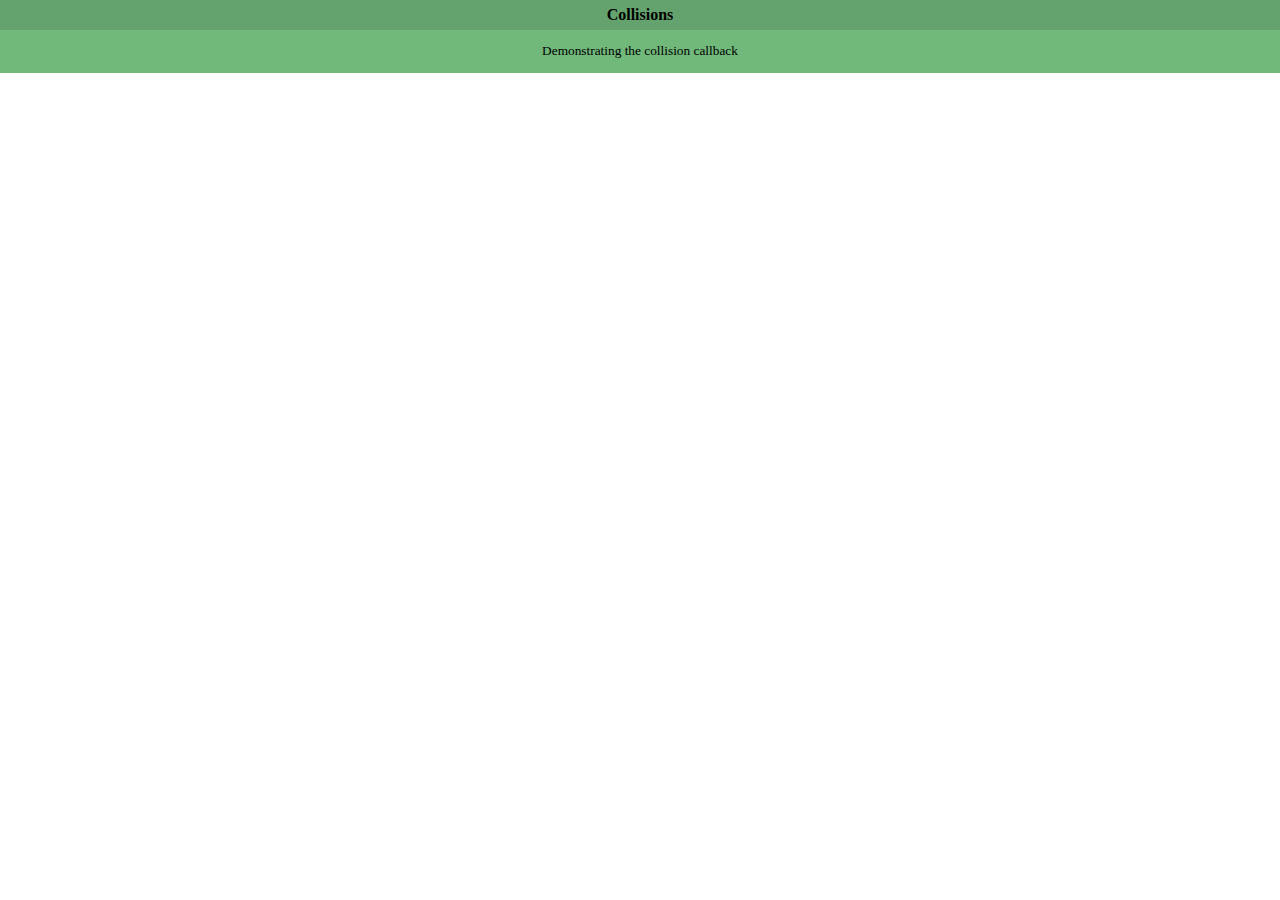
<file: js/chandlerprall-Physijs-d19a7bf/examples/collisions.html>
<!DOCTYPE html>

<html>

<head>
	<title>Collisions - Physijs</title>
	
	<link rel="stylesheet" type="text/css" href="css/styles.css" />
	
	<script type="text/javascript" src="js/three.min.js"></script>
	<script type="text/javascript" src="js/stats.js"></script>
	<script type="text/javascript" src="../physi.js"></script>
	
	<script type="text/javascript">
	
	'use strict';
	
	Physijs.scripts.worker = '../physijs_worker.js';
	Physijs.scripts.ammo = 'examples/js/ammo.js';
	
	var initScene, render, _boxes = [], spawnBox,
		renderer, render_stats, physics_stats, scene, ground_material, ground, light, camera;
	
	initScene = function() {
		renderer = new THREE.WebGLRenderer({ antialias: true });
		renderer.setSize( window.innerWidth, window.innerHeight );
		renderer.shadowMapEnabled = true;
		renderer.shadowMapSoft = true;
		document.getElementById( 'viewport' ).appendChild( renderer.domElement );
		
		render_stats = new Stats();
		render_stats.domElement.style.position = 'absolute';
		render_stats.domElement.style.top = '0px';
		render_stats.domElement.style.zIndex = 100;
		document.getElementById( 'viewport' ).appendChild( render_stats.domElement );
		
		physics_stats = new Stats();
		physics_stats.domElement.style.position = 'absolute';
		physics_stats.domElement.style.top = '50px';
		physics_stats.domElement.style.zIndex = 100;
		document.getElementById( 'viewport' ).appendChild( physics_stats.domElement );

		scene = new Physijs.Scene;
		scene.setGravity(new THREE.Vector3( 0, -30, 0 ));
		scene.addEventListener(
			'update',
			function() {
				scene.simulate( undefined, 1 );
				physics_stats.update();
			}
		);
		
		camera = new THREE.PerspectiveCamera(
			35,
			window.innerWidth / window.innerHeight,
			1,
			1000
		);
		camera.position.set( 60, 50, 60 );
		camera.lookAt( scene.position );
		scene.add( camera );
		
		// Light
		light = new THREE.DirectionalLight( 0xFFFFFF );
		light.position.set( 20, 40, -15 );
		light.target.position.copy( scene.position );
		light.castShadow = true;
		light.shadowCameraLeft = -60;
		light.shadowCameraTop = -60;
		light.shadowCameraRight = 60;
		light.shadowCameraBottom = 60;
		light.shadowCameraNear = 20;
		light.shadowCameraFar = 200;
		light.shadowBias = -.0001
		light.shadowMapWidth = light.shadowMapHeight = 2048;
		light.shadowDarkness = .7;
		scene.add( light );
		
		// Ground
		ground_material = Physijs.createMaterial(
			new THREE.MeshLambertMaterial({ map: THREE.ImageUtils.loadTexture( 'images/rocks.jpg' ) }),
			.8, // high friction
			.3 // low restitution
		);
		ground_material.map.wrapS = ground_material.map.wrapT = THREE.RepeatWrapping;
		ground_material.map.repeat.set( 3, 3 );
		
		ground = new Physijs.BoxMesh(
			new THREE.BoxGeometry(100, 1, 100),
			ground_material,
			0 // mass
		);
		ground.receiveShadow = true;
		scene.add( ground );
		
		spawnBox();
		
		requestAnimationFrame( render );
		scene.simulate();
	};
	
	spawnBox = (function() {
		var box_geometry = new THREE.BoxGeometry( 4, 4, 4 ),
			handleCollision = function( collided_with, linearVelocity, angularVelocity ) {
				switch ( ++this.collisions ) {
					
					case 1:
						this.material.color.setHex(0xcc8855);
						break;
					
					case 2:
						this.material.color.setHex(0xbb9955);
						break;
					
					case 3:
						this.material.color.setHex(0xaaaa55);
						break;
					
					case 4:
						this.material.color.setHex(0x99bb55);
						break;
					
					case 5:
						this.material.color.setHex(0x88cc55);
						break;
					
					case 6:
						this.material.color.setHex(0x77dd55);
						break;
				}
			},
			createBox = function() {
				var box, material;
				
				material = Physijs.createMaterial(
					new THREE.MeshLambertMaterial({ map: THREE.ImageUtils.loadTexture( 'images/plywood.jpg' ) }),
					.6, // medium friction
					.3 // low restitution
				);
				material.map.wrapS = material.map.wrapT = THREE.RepeatWrapping;
				material.map.repeat.set( .5, .5 );
				
				//material = new THREE.MeshLambertMaterial({ map: THREE.ImageUtils.loadTexture( 'images/rocks.jpg' ) });
				
				box = new Physijs.BoxMesh(
					box_geometry,
					material
				);
				box.collisions = 0;
				
				box.position.set(
					Math.random() * 15 - 7.5,
					25,
					Math.random() * 15 - 7.5
				);
				
				box.rotation.set(
					Math.random() * Math.PI,
					Math.random() * Math.PI,
					Math.random() * Math.PI
				);
				
				box.castShadow = true;
				box.addEventListener( 'collision', handleCollision );
				box.addEventListener( 'ready', spawnBox );
				scene.add( box );
			};
		
		return function() {
			setTimeout( createBox, 1000 );
		};
	})();
	
	render = function() {
		requestAnimationFrame( render );
		renderer.render( scene, camera );
		render_stats.update();
	};
	
	window.onload = initScene;
	
	</script>
</head>

<body>
	<div id="heading">
		<h1>Collisions</h1>
		<p>Demonstrating the collision callback</p>
	</div>
	<div id="viewport"></div>
</body>

</html>
</file>
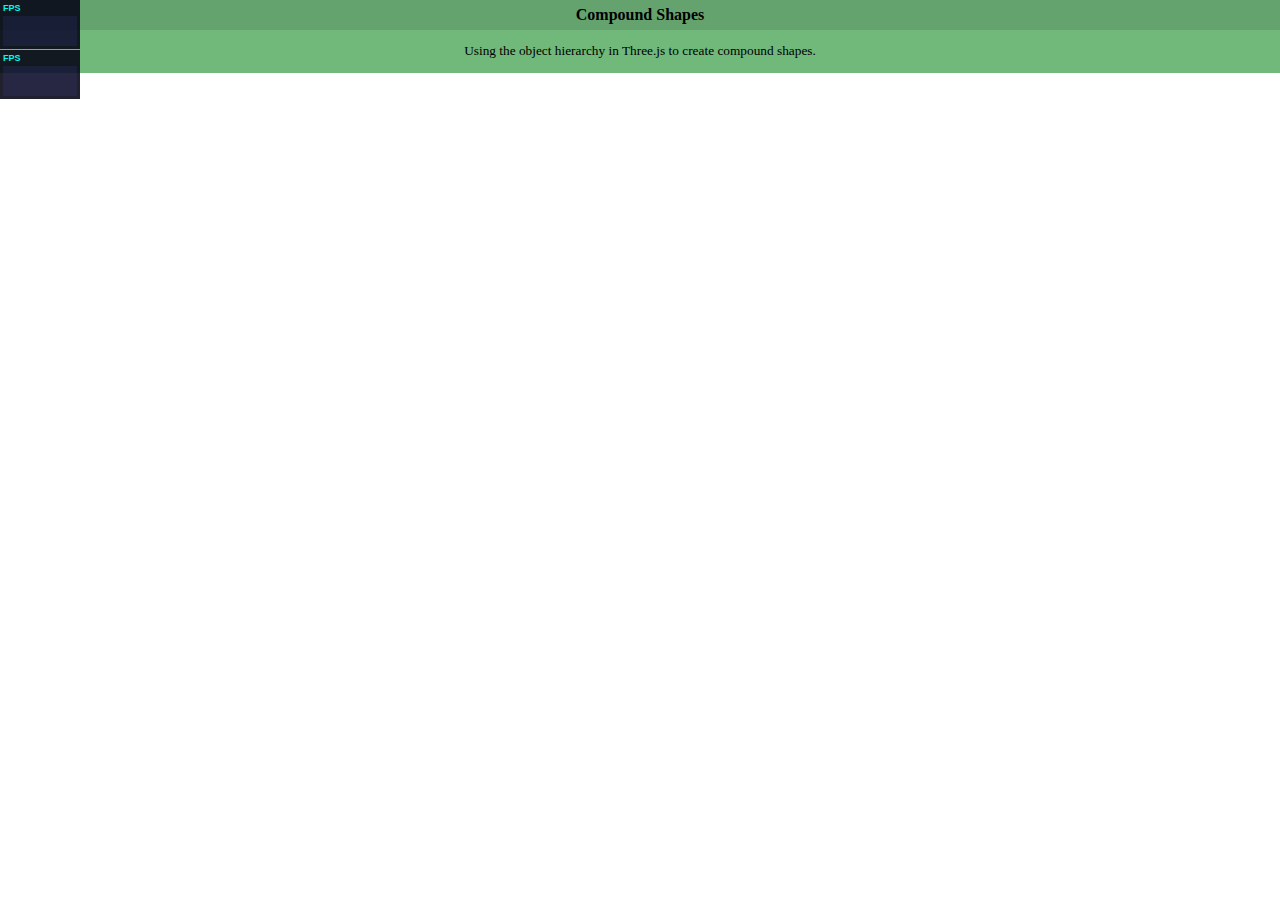
<file: js/chandlerprall-Physijs-d19a7bf/examples/compound.html>
<!DOCTYPE html>

<html>

<head>
	<title>Compound Shapes - Physijs</title>
	
	<link rel="stylesheet" type="text/css" href="css/styles.css" />
	
	<script type="text/javascript" src="js/three.min.js"></script>
	<script type="text/javascript" src="js/stats.js"></script>
	<script type="text/javascript" src="../physi.js"></script>
	
	<script type="text/javascript">
	
	'use strict';
	
	Physijs.scripts.worker = '../physijs_worker.js';
	Physijs.scripts.ammo = 'examples/js/ammo.js';
	
	var initScene, render, renderer, render_stats, physics_stats, scene, ground, light, camera, spawnChair,
		ground_material, chair_material;
	
	initScene = function() {
		renderer = new THREE.WebGLRenderer({ antialias: true });
		renderer.setSize( window.innerWidth, window.innerHeight );
		renderer.shadowMapEnabled = true;
		renderer.shadowMapSoft = true;
		document.getElementById( 'viewport' ).appendChild( renderer.domElement );
		
		render_stats = new Stats();
		render_stats.domElement.style.position = 'absolute';
		render_stats.domElement.style.top = '0px';
		render_stats.domElement.style.zIndex = 100;
		document.getElementById( 'viewport' ).appendChild( render_stats.domElement );
		
		physics_stats = new Stats();
		physics_stats.domElement.style.position = 'absolute';
		physics_stats.domElement.style.top = '50px';
		physics_stats.domElement.style.zIndex = 100;
		document.getElementById( 'viewport' ).appendChild( physics_stats.domElement );
		
		scene = new Physijs.Scene;
		scene.setGravity(new THREE.Vector3( 0, -50, 0 ));
		scene.addEventListener(
			'update',
			function() {
				scene.simulate( undefined, 2 );
				physics_stats.update();
			}
		);
		
		camera = new THREE.PerspectiveCamera(
			35,
			window.innerWidth / window.innerHeight,
			1,
			1000
		);
		camera.position.set( 60, 50, 60 );
		camera.lookAt( scene.position );
		scene.add( camera );
		
		// Light
		light = new THREE.DirectionalLight( 0xFFFFFF );
		light.position.set( 20, 40, -15 );
		light.target.position.copy( scene.position );
		light.castShadow = true;
		light.shadowCameraLeft = -60;
		light.shadowCameraTop = -60;
		light.shadowCameraRight = 60;
		light.shadowCameraBottom = 60;
		light.shadowCameraNear = 20;
		light.shadowCameraFar = 200;
		light.shadowBias = -.0001
		light.shadowMapWidth = light.shadowMapHeight = 2048;
		light.shadowDarkness = .7;
		scene.add( light );
		
		// Materials
		ground_material = Physijs.createMaterial(
			new THREE.MeshLambertMaterial({ map: THREE.ImageUtils.loadTexture( 'images/rocks.jpg' ) }),
			.8, // high friction
			.4 // low restitution
		);
		ground_material.map.wrapS = ground_material.map.wrapT = THREE.RepeatWrapping;
		ground_material.map.repeat.set( 3, 3 );
		
		chair_material = Physijs.createMaterial(
			new THREE.MeshLambertMaterial({ map: THREE.ImageUtils.loadTexture( 'images/wood.jpg' ) }),
			.6, // medium friction
			.2 // low restitution
		);
		chair_material.map.wrapS = chair_material.map.wrapT = THREE.RepeatWrapping;
		chair_material.map.repeat.set( .25, .25 );
		
		// Ground
		ground = new Physijs.BoxMesh(
			new THREE.BoxGeometry(100, 1, 100),
			ground_material,
			0 // mass
		);;
		ground.receiveShadow = true;
		scene.add( ground );
		
		spawnChair();
		
		requestAnimationFrame( render );
		scene.simulate();
	};
	
	spawnChair = (function() {
		var buildBack, buildLegs, doSpawn;
		
		buildBack = function() {
			var back, _object;
			
			back = new Physijs.BoxMesh(
				new THREE.BoxGeometry( 5, 1, .5 ),
				chair_material
			);
			back.position.y = 5;
			back.position.z = -2.5;
			back.castShadow = true;
			back.receiveShadow = true;
			
			// rungs - relative to back
			_object = new Physijs.BoxMesh(
				new THREE.BoxGeometry( 1, 5, .5 ),
				chair_material
			);
			_object.position.y = -3;
			_object.position.x = -2;
			_object.castShadow = true;
			_object.receiveShadow = true;
			back.add( _object );
			
			_object = new Physijs.BoxMesh(
				new THREE.BoxGeometry( 1, 5, .5 ),
				chair_material
			);
			_object.position.y = -3;
			_object.castShadow = true;
			_object.receiveShadow = true;
			back.add( _object );
			
			_object = new Physijs.BoxMesh(
				new THREE.BoxGeometry( 1, 5, .5 ),
				chair_material
			);
			_object.position.y = -3;
			_object.position.x = 2;
			_object.castShadow = true;
			_object.receiveShadow = true;
			back.add( _object );
			
			return back;
		};
		
		buildLegs = function() {
			var leg, _leg;
			
			// back left
			leg = new Physijs.BoxMesh(
				new THREE.BoxGeometry( .5, 4, .5 ),
				chair_material
			);
			leg.position.x = 2.25;
			leg.position.z = -2.25;
			leg.position.y = -2.5;
			leg.castShadow = true;
			leg.receiveShadow = true;
			
			// back right - relative to back left leg
			_leg = new Physijs.BoxMesh(
				new THREE.BoxGeometry( .5, 4, .5 ),
				chair_material
			);
			_leg.position.x = -4.5;
			_leg.castShadow = true;
			_leg.receiveShadow = true;
			leg.add( _leg );
			
			// front left - relative to back left leg
			_leg = new Physijs.BoxMesh(
				new THREE.BoxGeometry( .5, 4, .5 ),
				chair_material
			);
			_leg.position.z = 4.5;
			_leg.castShadow = true;
			_leg.receiveShadow = true;
			leg.add( _leg );
			
			// front right - relative to back left leg
			_leg = new Physijs.BoxMesh(
				new THREE.BoxGeometry( .5, 4, .5 ),
				chair_material
			);
			_leg.position.x = -4.5;
			_leg.position.z = 4.5;
			_leg.castShadow = true;
			_leg.receiveShadow = true;
			leg.add( _leg );
			
			return leg;
		};
		
		doSpawn = function() {
			var chair, back, legs;
			
			// seat of the chair
			chair = new Physijs.BoxMesh(
				new THREE.BoxGeometry( 5, 1, 5 ),
				chair_material
			);
			chair.castShadow = true;
			chair.receiveShadow = true;
			
			// back - relative to chair ( seat )
			back = buildBack();
			chair.add( back );
			
			// legs - relative to chair ( seat )
			legs = buildLegs();
			chair.add( legs );
			
			chair.position.y = 20;
			chair.position.x = Math.random() * 50 - 25;
			chair.position.z = Math.random() * 50 - 25;
			
			chair.rotation.set(
				Math.random() * Math.PI * 2,
				Math.random() * Math.PI * 2,
				Math.random() * Math.PI * 2
			);
			
			chair.addEventListener( 'ready', spawnChair );
			scene.add( chair );
		};
		
		return function() {
			setTimeout( doSpawn, 500 );
		};
	})();
	
	render = function() {
		requestAnimationFrame( render );
		renderer.render( scene, camera );
		render_stats.update();
	};
	
	window.onload = initScene;
	
	</script>
</head>

<body>
	<div id="heading">
		<h1>Compound Shapes</h1>
		<p>Using the object hierarchy in Three.js to create compound shapes.</p>
	</div>
	<div id="viewport"></div>
</body>

</html>
</file>
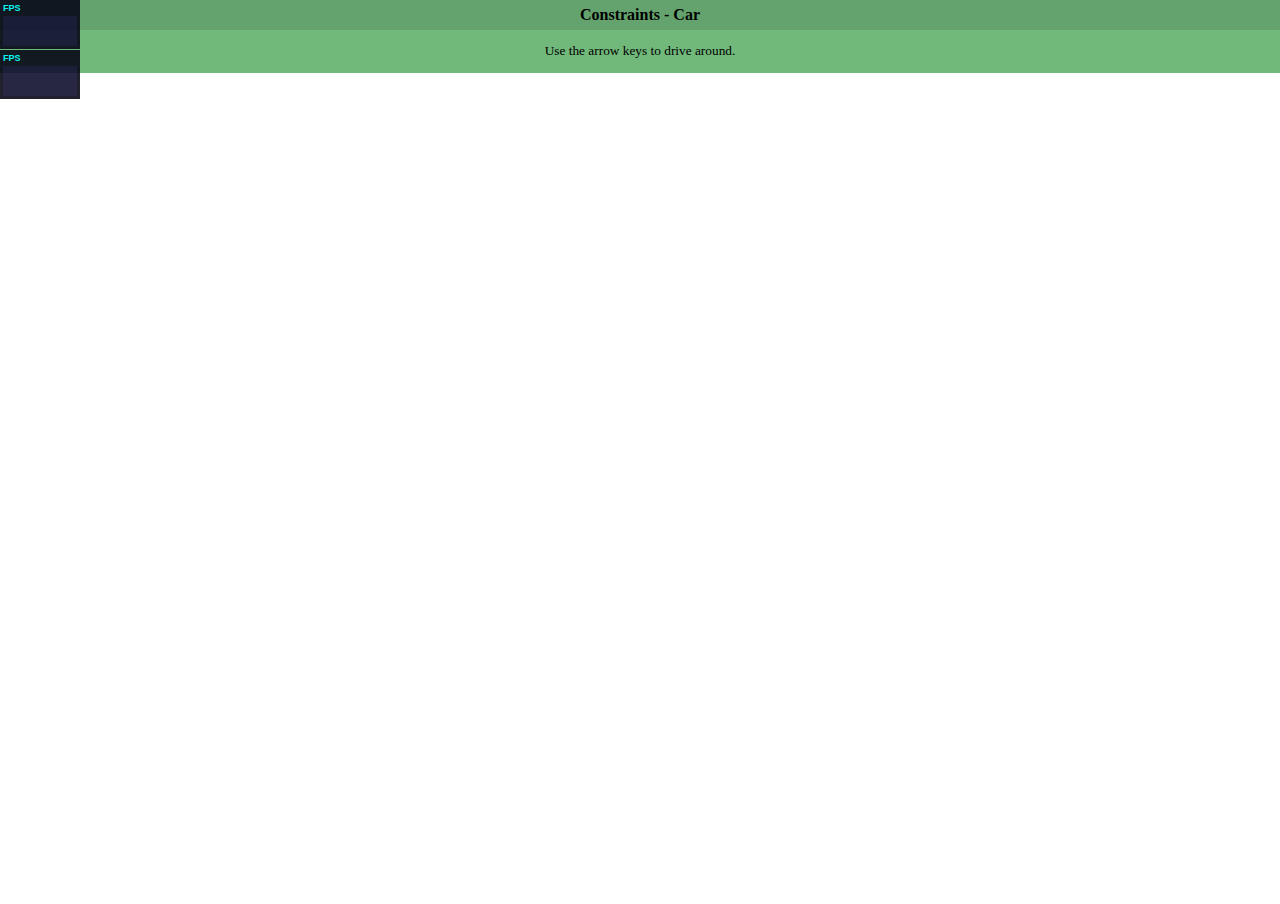
<file: js/chandlerprall-Physijs-d19a7bf/examples/constraints_car.html>
<!DOCTYPE html>

<html>

<head>
	<title>Constraints, Car - Physijs</title>
	
	<link rel="stylesheet" type="text/css" href="css/styles.css" />
	
	<script type="text/javascript" src="js/three.min.js"></script>
	<script type="text/javascript" src="js/stats.js"></script>
	<script type="text/javascript" src="../physi.js"></script>
	
	<script type="text/javascript">
	
	'use strict';
	
	Physijs.scripts.worker = '../physijs_worker.js';
	Physijs.scripts.ammo = 'examples/js/ammo.js';
	
	var initScene, render,
		ground_material, car_material, wheel_material, wheel_geometry,
		projector, renderer, render_stats, physics_stats, scene, ground_geometry, ground, light, camera,
		car = {};
	
	initScene = function() {
		projector = new THREE.Projector;
		
		renderer = new THREE.WebGLRenderer({ antialias: true });
		renderer.setSize( window.innerWidth, window.innerHeight );
		renderer.shadowMapEnabled = true;
		renderer.shadowMapSoft = true;
		document.getElementById( 'viewport' ).appendChild( renderer.domElement );
		
		render_stats = new Stats();
		render_stats.domElement.style.position = 'absolute';
		render_stats.domElement.style.top = '0px';
		render_stats.domElement.style.zIndex = 100;
		document.getElementById( 'viewport' ).appendChild( render_stats.domElement );
		
		physics_stats = new Stats();
		physics_stats.domElement.style.position = 'absolute';
		physics_stats.domElement.style.top = '50px';
		physics_stats.domElement.style.zIndex = 100;
		document.getElementById( 'viewport' ).appendChild( physics_stats.domElement );
		
		scene = new Physijs.Scene;
		scene.setGravity(new THREE.Vector3( 0, -30, 0 ));
		scene.addEventListener(
			'update',
			function() {
				scene.simulate( undefined, 2 );
				physics_stats.update();
			}
		);
		
		camera = new THREE.PerspectiveCamera(
			35,
			window.innerWidth / window.innerHeight,
			1,
			1000
		);
		camera.position.set( 60, 50, 60 );
		camera.lookAt( scene.position );
		scene.add( camera );
		
		// Light
		light = new THREE.DirectionalLight( 0xFFFFFF );
		light.position.set( 20, 40, -15 );
		light.target.position.copy( scene.position );
		light.castShadow = true;
		light.shadowCameraLeft = -60;
		light.shadowCameraTop = -60;
		light.shadowCameraRight = 60;
		light.shadowCameraBottom = 60;
		light.shadowCameraNear = 20;
		light.shadowCameraFar = 200;
		light.shadowBias = -.0001
		light.shadowMapWidth = light.shadowMapHeight = 2048;
		light.shadowDarkness = .7;
		scene.add( light );
		
		// Materials
		ground_material = Physijs.createMaterial(
			new THREE.MeshLambertMaterial({ map: THREE.ImageUtils.loadTexture( 'images/rocks.jpg' ) }),
			.8, // high friction
			.4 // low restitution
		);
		ground_material.map.wrapS = ground_material.map.wrapT = THREE.RepeatWrapping;
		ground_material.map.repeat.set( 3, 3 );
		
		// Ground
		ground = new Physijs.BoxMesh(
			new THREE.BoxGeometry(100, 1, 100),
			ground_material,
			0 // mass
		);
		ground.receiveShadow = true;
		scene.add( ground );
		
		
		// Car
		car_material = Physijs.createMaterial(
			new THREE.MeshLambertMaterial({ color: 0xff6666 }),
			.8, // high friction
			.2 // low restitution
		);
		
		wheel_material = Physijs.createMaterial(
			new THREE.MeshLambertMaterial({ color: 0x444444 }),
			.8, // high friction
			.5 // medium restitution
		);
		wheel_geometry = new THREE.CylinderGeometry( 2, 2, 1, 8 );
		
		car.body = new Physijs.BoxMesh(
			new THREE.BoxGeometry( 10, 5, 7 ),
			car_material,
			1000
		);
		car.body.position.y = 10;
		car.body.receiveShadow = car.body.castShadow = true;
		scene.add( car.body );
		
		car.wheel_fl = new Physijs.CylinderMesh(
			wheel_geometry,
			wheel_material,
			500
		);
		car.wheel_fl.rotation.x = Math.PI / 2;
		car.wheel_fl.position.set( -3.5, 6.5, 5 );
		car.wheel_fl.receiveShadow = car.wheel_fl.castShadow = true;
		scene.add( car.wheel_fl );
		car.wheel_fl_constraint = new Physijs.DOFConstraint(
			car.wheel_fl, car.body, new THREE.Vector3( -3.5, 6.5, 5 )
		);
		scene.addConstraint( car.wheel_fl_constraint );
		car.wheel_fl_constraint.setAngularLowerLimit({ x: 0, y: -Math.PI / 8, z: 1 });
		car.wheel_fl_constraint.setAngularUpperLimit({ x: 0, y: Math.PI / 8, z: 0 });
		
		car.wheel_fr = new Physijs.CylinderMesh(
			wheel_geometry,
			wheel_material,
			500
		);
		car.wheel_fr.rotation.x = Math.PI / 2;
		car.wheel_fr.position.set( -3.5, 6.5, -5 );
		car.wheel_fr.receiveShadow = car.wheel_fr.castShadow = true;
		scene.add( car.wheel_fr );
		car.wheel_fr_constraint = new Physijs.DOFConstraint(
			car.wheel_fr, car.body, new THREE.Vector3( -3.5, 6.5, -5 )
		);
		scene.addConstraint( car.wheel_fr_constraint );
		car.wheel_fr_constraint.setAngularLowerLimit({ x: 0, y: -Math.PI / 8, z: 1 });
		car.wheel_fr_constraint.setAngularUpperLimit({ x: 0, y: Math.PI / 8, z: 0 });
		
		car.wheel_bl = new Physijs.CylinderMesh(
			wheel_geometry,
			wheel_material,
			500
		);
		car.wheel_bl.rotation.x = Math.PI / 2;
		car.wheel_bl.position.set( 3.5, 6.5, 5 );
		car.wheel_bl.receiveShadow = car.wheel_bl.castShadow = true;
		scene.add( car.wheel_bl );
		car.wheel_bl_constraint = new Physijs.DOFConstraint(
			car.wheel_bl, car.body, new THREE.Vector3( 3.5, 6.5, 5 )
		);
		scene.addConstraint( car.wheel_bl_constraint );
		car.wheel_bl_constraint.setAngularLowerLimit({ x: 0, y: 0, z: 0 });
		car.wheel_bl_constraint.setAngularUpperLimit({ x: 0, y: 0, z: 0 });
		
		car.wheel_br = new Physijs.CylinderMesh(
			wheel_geometry,
			wheel_material,
			500
		);
		car.wheel_br.rotation.x = Math.PI / 2;
		car.wheel_br.position.set( 3.5, 6.5, -5 );
		car.wheel_br.receiveShadow = car.wheel_br.castShadow = true;
		scene.add( car.wheel_br );
		car.wheel_br_constraint = new Physijs.DOFConstraint(
			car.wheel_br, car.body, new THREE.Vector3( 3.5, 6.5, -5 )
		);
		scene.addConstraint( car.wheel_br_constraint );
		car.wheel_br_constraint.setAngularLowerLimit({ x: 0, y: 0, z: 0 });
		car.wheel_br_constraint.setAngularUpperLimit({ x: 0, y: 0, z: 0 });
		
		document.addEventListener(
			'keydown',
			function( ev ) {
				switch( ev.keyCode ) {
					case 37:
						// Left
						car.wheel_fl_constraint.configureAngularMotor( 1, -Math.PI / 2, Math.PI / 2, 1, 200 );
						car.wheel_fr_constraint.configureAngularMotor( 1, -Math.PI / 2, Math.PI / 2, 1, 200 );
						car.wheel_fl_constraint.enableAngularMotor( 1 );
						car.wheel_fr_constraint.enableAngularMotor( 1 );
						break;
					
					case 39:
						// Right
						car.wheel_fl_constraint.configureAngularMotor( 1, -Math.PI / 2, Math.PI / 2, -1, 200 );
						car.wheel_fr_constraint.configureAngularMotor( 1, -Math.PI / 2, Math.PI / 2, -1, 200 );
						car.wheel_fl_constraint.enableAngularMotor( 1 );
						car.wheel_fr_constraint.enableAngularMotor( 1 );
						break;
					
					case 38:
						// Up
						car.wheel_bl_constraint.configureAngularMotor( 2, 1, 0, 5, 2000 );
						car.wheel_br_constraint.configureAngularMotor( 2, 1, 0, 5, 2000 );
						car.wheel_bl_constraint.enableAngularMotor( 2 );
						car.wheel_br_constraint.enableAngularMotor( 2 );
						break;
					
					case 40:
						// Down
						car.wheel_bl_constraint.configureAngularMotor( 2, 1, 0, -5, 2000 );
						car.wheel_br_constraint.configureAngularMotor( 2, 1, 0, -5, 2000 );
						car.wheel_bl_constraint.enableAngularMotor( 2 );
						//car.wheel_br_constraint.enableAngularMotor( 2 );
						break;
				}
			}
		);
		
		document.addEventListener(
			'keyup',
			function( ev ) {
				switch( ev.keyCode ) {
					case 37:
						// Left
						car.wheel_fl_constraint.disableAngularMotor( 1 );
						car.wheel_fr_constraint.disableAngularMotor( 1 );
						break;
					
					case 39:
						// Right
						car.wheel_fl_constraint.disableAngularMotor( 1 );
						car.wheel_fr_constraint.disableAngularMotor( 1 );
						break;
					
					case 38:
						// Up
						car.wheel_bl_constraint.disableAngularMotor( 2 );
						car.wheel_br_constraint.disableAngularMotor( 2 );
						break;
					
					case 40:
						// Down
						car.wheel_bl_constraint.disableAngularMotor( 2 );
						car.wheel_br_constraint.disableAngularMotor( 2 );
						break;
				}
			}
		);
		
		
		requestAnimationFrame( render );
		scene.simulate();
	};
	
	render = function() {
		requestAnimationFrame( render );
		renderer.render( scene, camera );
		render_stats.update();
	};
	
	window.onload = initScene;
	
	</script>
</head>

<body>
	<div id="heading">
		<h1>Constraints - Car</h1>
		<p>Use the arrow keys to drive around.</p>
	</div>
	<div id="viewport"></div>
</body>

</html>
</file>
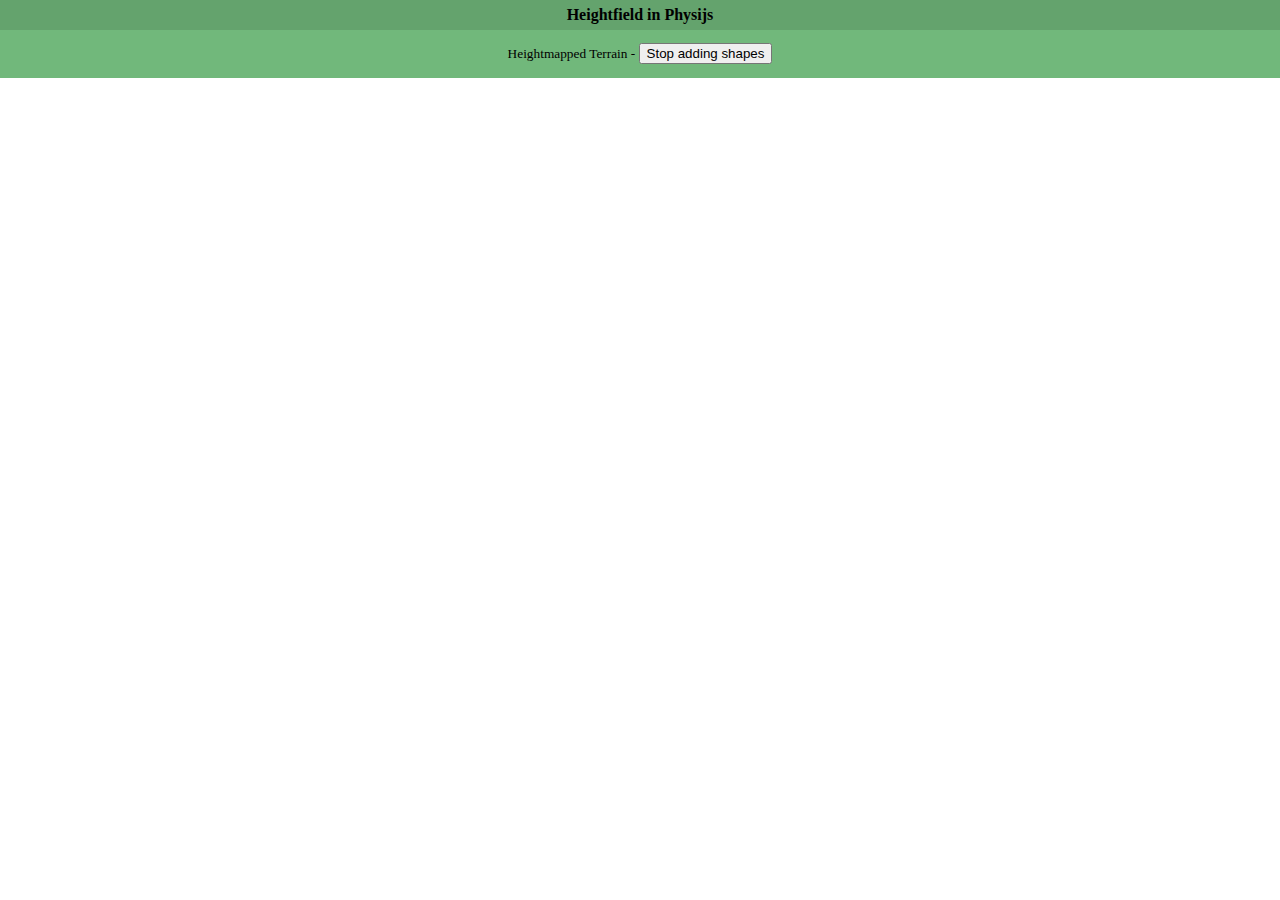
<file: js/chandlerprall-Physijs-d19a7bf/examples/heightfield.html>
<!DOCTYPE html>

<html>

<head>
	<title>Heightfield - Physijs</title>
	
	<link rel="stylesheet" type="text/css" href="css/styles.css" />
	
	<script type="text/javascript" src="js/three.min.js"></script>
	<script type="text/javascript" src="js/stats.js"></script>
	<script type="text/javascript" src="js/tween.js"></script>
	<script type="text/javascript" src="js/simplex-noise.js"></script>
	<script type="text/javascript" src="../physi.js"></script>
	
	<script type="text/javascript">
	
	'use strict';
	
	Physijs.scripts.worker = '../physijs_worker.js';
	Physijs.scripts.ammo = 'examples/js/ammo.js';
	
	var initScene, render, createShape, NoiseGen,
		renderer, render_stats, physics_stats, scene, light, ground, ground_geometry, ground_material, camera;
	
	initScene = function() {
		TWEEN.start();
		
		renderer = new THREE.WebGLRenderer({ antialias: true });
		renderer.setSize( window.innerWidth, window.innerHeight );
		renderer.shadowMapEnabled = true;
		renderer.shadowMapSoft = true;
		document.getElementById( 'viewport' ).appendChild( renderer.domElement );
		
		render_stats = new Stats();
		render_stats.domElement.style.position = 'absolute';
		render_stats.domElement.style.top = '0px';
		render_stats.domElement.style.zIndex = 100;
		document.getElementById( 'viewport' ).appendChild( render_stats.domElement );
		
		physics_stats = new Stats();
		physics_stats.domElement.style.position = 'absolute';
		physics_stats.domElement.style.top = '50px';
		physics_stats.domElement.style.zIndex = 100;
		document.getElementById( 'viewport' ).appendChild( physics_stats.domElement );
		
		scene = new Physijs.Scene({ fixedTimeStep: 1 / 120 });
		scene.setGravity(new THREE.Vector3( 0, -30, 0 ));
		scene.addEventListener(
			'update',
			function() {
				scene.simulate( undefined, 2 );
				physics_stats.update();
			}
		);
		
		camera = new THREE.PerspectiveCamera(
			35,
			window.innerWidth / window.innerHeight,
			1,
			1000
		);
		camera.position.set( 60, 50, 60 );
		camera.lookAt( scene.position );
		scene.add( camera );
		
		// Light
		light = new THREE.DirectionalLight( 0xFFFFFF );
		light.position.set( 20, 40, -15 );
		light.target.position.copy( scene.position );
		light.castShadow = true;
		light.shadowCameraLeft = -60;
		light.shadowCameraTop = -60;
		light.shadowCameraRight = 60;
		light.shadowCameraBottom = 60;
		light.shadowCameraNear = 20;
		light.shadowCameraFar = 200;
		light.shadowBias = -.0001
		light.shadowMapWidth = light.shadowMapHeight = 2048;
		light.shadowDarkness = .7;
		scene.add( light );
		
		// Materials
		ground_material = Physijs.createMaterial(
			new THREE.MeshLambertMaterial({ map: THREE.ImageUtils.loadTexture( 'images/grass.png' ) }),
			.8, // high friction
			.4 // low restitution
		);
		ground_material.map.wrapS = ground_material.map.wrapT = THREE.RepeatWrapping;
		ground_material.map.repeat.set( 2.5, 2.5 );
		
		// Ground
		NoiseGen = new SimplexNoise;
		
		ground_geometry = new THREE.PlaneGeometry( 75, 75, 50, 50 );
		for ( var i = 0; i < ground_geometry.vertices.length; i++ ) {
			var vertex = ground_geometry.vertices[i];
			vertex.z = NoiseGen.noise( vertex.x / 10, vertex.y / 10 ) * 2;
		}
		ground_geometry.computeFaceNormals();
		ground_geometry.computeVertexNormals();
		
		// If your plane is not square as far as face count then the HeightfieldMesh
		// takes two more arguments at the end: # of x faces and # of y faces that were passed to THREE.PlaneMaterial
		ground = new Physijs.HeightfieldMesh(
			ground_geometry,
			ground_material,
			0, // mass
			50,
			50
		);
		ground.rotation.x = Math.PI / -2;
		ground.receiveShadow = true;
		scene.add( ground );
		
		requestAnimationFrame( render );
		scene.simulate();
		
		createShape();
	};
	
	render = function() {
		requestAnimationFrame( render );
		renderer.render( scene, camera );
		render_stats.update();
	};
	
	createShape = (function() {
		var addshapes = true,
			shapes = 0,
			box_geometry = new THREE.BoxGeometry( 3, 3, 3 ),
			sphere_geometry = new THREE.SphereGeometry( 1.5, 32, 32 ),
			cylinder_geometry = new THREE.CylinderGeometry( 2, 2, 1, 32 ),
			cone_geometry = new THREE.CylinderGeometry( 0, 2, 4, 32 ),
			octahedron_geometry = new THREE.OctahedronGeometry( 1.7, 1 ),
			torus_geometry = new THREE.TorusKnotGeometry ( 1.7, .2, 32, 4 ),
			doCreateShape;
		
		setTimeout(
			function addListener() {
				var button = document.getElementById( 'stop' );
				if ( button ) {
					button.addEventListener( 'click', function() { addshapes = false; } );
				} else {
					setTimeout( addListener );
				}
			}
		);
			
		doCreateShape = function() {
			var shape, material = new THREE.MeshLambertMaterial({ opacity: 0, transparent: true });
			
			switch ( Math.floor(Math.random() * 2) ) {
				case 0:
					shape = new Physijs.BoxMesh(
						box_geometry,
						material
					);
					break;
				
				case 1:
					shape = new Physijs.SphereMesh(
						sphere_geometry,
						material,
						undefined,
						{ restitution: Math.random() * 1.5 }
					);
					break;
			}
				
			shape.material.color.setRGB( Math.random() * 100 / 100, Math.random() * 100 / 100, Math.random() * 100 / 100 );
			shape.castShadow = true;
			shape.receiveShadow = true;
			
			shape.position.set(
				Math.random() * 30 - 15,
				20,
				Math.random() * 30 - 15
			);
			
			shape.rotation.set(
				Math.random() * Math.PI,
				Math.random() * Math.PI,
				Math.random() * Math.PI
			);
			
			if ( addshapes ) {
				shape.addEventListener( 'ready', createShape );
			}
			scene.add( shape );
			
			new TWEEN.Tween(shape.material).to({opacity: 1}, 500).start();
			
			document.getElementById('shapecount').textContent = (++shapes) + ' shapes created';
		};
		
		return function() {
			setTimeout( doCreateShape, 250 );
		};
	})();
	
	window.onload = initScene;
	
	</script>
</head>

<body>
	<div id="heading">
		<h1>Heightfield in Physijs</h1>
		<p>
			Heightmapped Terrain -
			<span id="shapecount"></span> <button id="stop">Stop adding shapes</button><br />
		</p>
	</div>
	<div id="viewport"></div>
</body>

</html>
</file>
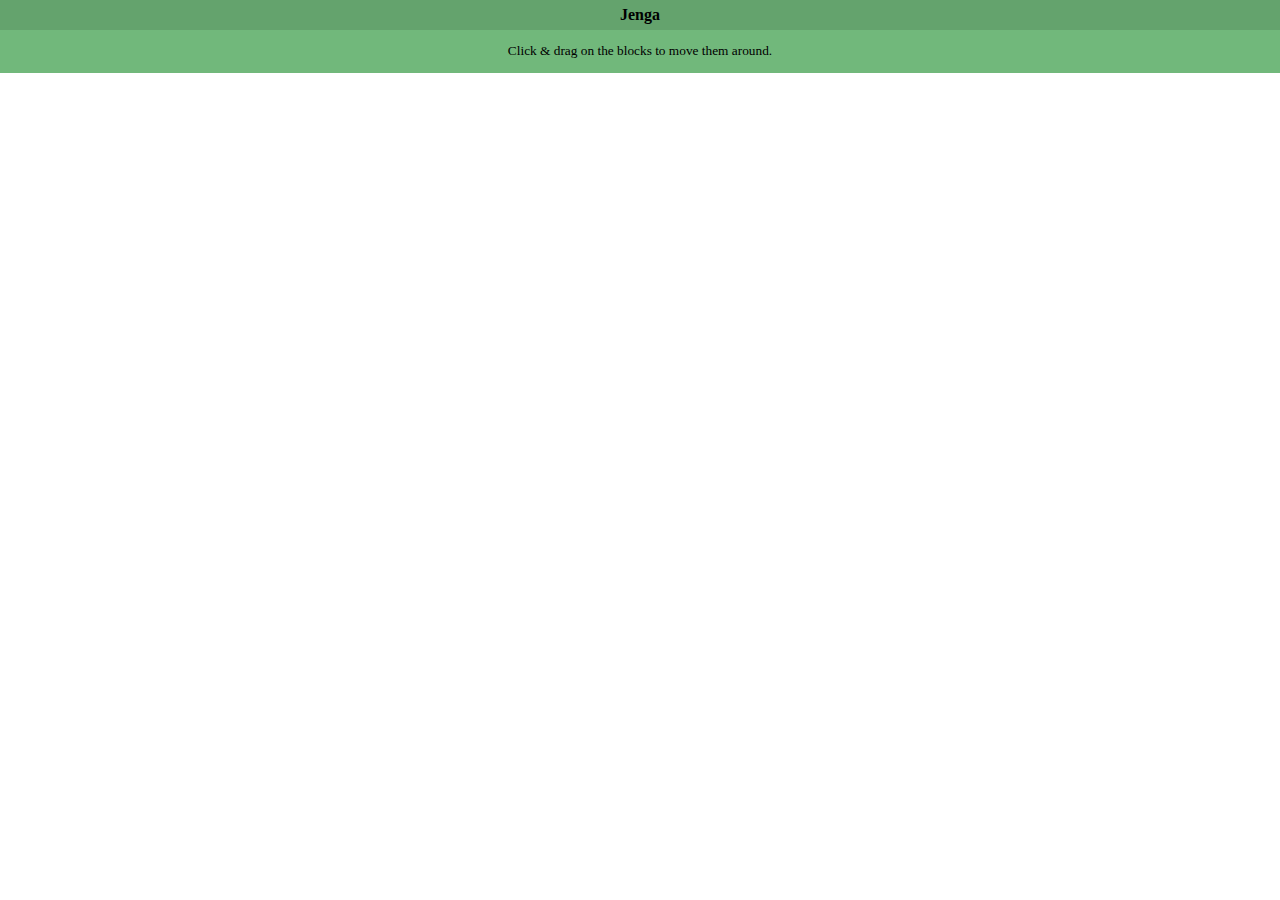
<file: js/chandlerprall-Physijs-d19a7bf/examples/jenga.html>
<!DOCTYPE html>

<html>

<head>
	<title>Jenga - Physijs</title>
	
	<link rel="stylesheet" type="text/css" href="css/styles.css" />
	
	<script type="text/javascript" src="js/three.min.js"></script>
	<script type="text/javascript" src="js/stats.js"></script>
	<script type="text/javascript" src="../physi.js"></script>
	
	<script type="text/javascript">
	
	'use strict';
	
	Physijs.scripts.worker = '../physijs_worker.js';
	Physijs.scripts.ammo = 'examples/js/ammo.js';
	
	var initScene, initEventHandling, render, createTower,
		renderer, render_stats, physics_stats, scene, dir_light, am_light, camera,
		table, blocks = [], table_material, block_material, intersect_plane,
		selected_block = null, mouse_position = new THREE.Vector3, block_offset = new THREE.Vector3, _i, _v3 = new THREE.Vector3;
	
	initScene = function() {
		renderer = new THREE.WebGLRenderer({ antialias: true });
		renderer.setSize( window.innerWidth, window.innerHeight );
		renderer.shadowMapEnabled = true;
		renderer.shadowMapSoft = true;
		document.getElementById( 'viewport' ).appendChild( renderer.domElement );
		
		render_stats = new Stats();
		render_stats.domElement.style.position = 'absolute';
		render_stats.domElement.style.top = '1px';
		render_stats.domElement.style.zIndex = 100;
		document.getElementById( 'viewport' ).appendChild( render_stats.domElement );

		physics_stats = new Stats();
		physics_stats.domElement.style.position = 'absolute';
		physics_stats.domElement.style.top = '50px';
		physics_stats.domElement.style.zIndex = 100;
		document.getElementById( 'viewport' ).appendChild( physics_stats.domElement );
		
		scene = new Physijs.Scene({ fixedTimeStep: 1 / 120 });
		scene.setGravity(new THREE.Vector3( 0, -30, 0 ));
		scene.addEventListener(
			'update',
			function() {

				if ( selected_block !== null ) {
					
					_v3.copy( mouse_position ).add( block_offset ).sub( selected_block.position ).multiplyScalar( 5 );
					_v3.y = 0;
					selected_block.setLinearVelocity( _v3 );
					
					// Reactivate all of the blocks
					_v3.set( 0, 0, 0 );
					for ( _i = 0; _i < blocks.length; _i++ ) {
						blocks[_i].applyCentralImpulse( _v3 );
					}
				}

				scene.simulate( undefined, 1 );
				physics_stats.update();
			}
		);
		
		camera = new THREE.PerspectiveCamera(
			35,
			window.innerWidth / window.innerHeight,
			1,
			1000
		);
		camera.position.set( 25, 20, 25 );
		camera.lookAt(new THREE.Vector3( 0, 7, 0 ));
		scene.add( camera );
		
		// ambient light
		am_light = new THREE.AmbientLight( 0x444444 );
		scene.add( am_light );

		// directional light
		dir_light = new THREE.DirectionalLight( 0xFFFFFF );
		dir_light.position.set( 20, 30, -5 );
		dir_light.target.position.copy( scene.position );
		dir_light.castShadow = true;
		dir_light.shadowCameraLeft = -30;
		dir_light.shadowCameraTop = -30;
		dir_light.shadowCameraRight = 30;
		dir_light.shadowCameraBottom = 30;
		dir_light.shadowCameraNear = 20;
		dir_light.shadowCameraFar = 200;
		dir_light.shadowBias = -.001
		dir_light.shadowMapWidth = dir_light.shadowMapHeight = 2048;
		dir_light.shadowDarkness = .5;
		scene.add( dir_light );
		
		// Materials
		table_material = Physijs.createMaterial(
			new THREE.MeshLambertMaterial({ map: THREE.ImageUtils.loadTexture( 'images/wood.jpg' ), ambient: 0xFFFFFF }),
			.9, // high friction
			.2 // low restitution
		);
		table_material.map.wrapS = table_material.map.wrapT = THREE.RepeatWrapping;
		table_material.map.repeat.set( 5, 5 );
		
		block_material = Physijs.createMaterial(
			new THREE.MeshLambertMaterial({ map: THREE.ImageUtils.loadTexture( 'images/plywood.jpg' ), ambient: 0xFFFFFF }),
			.4, // medium friction
			.4 // medium restitution
		);
		block_material.map.wrapS = block_material.map.wrapT = THREE.RepeatWrapping;
		block_material.map.repeat.set( 1, .5 );
		
		// Table
		table = new Physijs.BoxMesh(
			new THREE.BoxGeometry(50, 1, 50),
			table_material,
			0, // mass
			{ restitution: .2, friction: .8 }
		);
		table.position.y = -.5;
		table.receiveShadow = true;
		scene.add( table );
		
		createTower();
		
		intersect_plane = new THREE.Mesh(
			new THREE.PlaneGeometry( 150, 150 ),
			new THREE.MeshBasicMaterial({ opacity: 0, transparent: true })
		);
		intersect_plane.rotation.x = Math.PI / -2;
		scene.add( intersect_plane );

		initEventHandling();
		
		requestAnimationFrame( render );
		scene.simulate();
	};
	
	render = function() {
		requestAnimationFrame( render );
		renderer.render( scene, camera );
		render_stats.update();
	};
	
	createTower = (function() {
		var block_length = 6, block_height = 1, block_width = 1.5, block_offset = 2,
			block_geometry = new THREE.BoxGeometry( block_length, block_height, block_width );
		
		return function() {
			var i, j, rows = 16,
				block;
			
			for ( i = 0; i < rows; i++ ) {
				for ( j = 0; j < 3; j++ ) {
					block = new Physijs.BoxMesh( block_geometry, block_material );
					block.position.y = (block_height / 2) + block_height * i;
					if ( i % 2 === 0 ) {
						block.rotation.y = Math.PI / 2.01; // #TODO: There's a bug somewhere when this is to close to 2
						block.position.x = block_offset * j - ( block_offset * 3 / 2 - block_offset / 2 );
					} else {
						block.position.z = block_offset * j - ( block_offset * 3 / 2 - block_offset / 2 );
					}
					block.receiveShadow = true;
					block.castShadow = true;
					scene.add( block );
					blocks.push( block );
				}
			}
		}
	})();
	
	initEventHandling = (function() {
		var _vector = new THREE.Vector3,
			projector = new THREE.Projector(),
			handleMouseDown, handleMouseMove, handleMouseUp;
		
		handleMouseDown = function( evt ) {
			var ray, intersections;
			
			_vector.set(
				( evt.clientX / window.innerWidth ) * 2 - 1,
				-( evt.clientY / window.innerHeight ) * 2 + 1,
				1
			);

			projector.unprojectVector( _vector, camera );
			
			ray = new THREE.Raycaster( camera.position, _vector.sub( camera.position ).normalize() );
			intersections = ray.intersectObjects( blocks );

			if ( intersections.length > 0 ) {
				selected_block = intersections[0].object;
				
				_vector.set( 0, 0, 0 );
				selected_block.setAngularFactor( _vector );
				selected_block.setAngularVelocity( _vector );
				selected_block.setLinearFactor( _vector );
				selected_block.setLinearVelocity( _vector );

				mouse_position.copy( intersections[0].point );
				block_offset.subVectors( selected_block.position, mouse_position );
				
				intersect_plane.position.y = mouse_position.y;
			}
		};
		
		handleMouseMove = function( evt ) {
			
			var ray, intersection,
				i, scalar;
			
			if ( selected_block !== null ) {
				
				_vector.set(
					( evt.clientX / window.innerWidth ) * 2 - 1,
					-( evt.clientY / window.innerHeight ) * 2 + 1,
					1
				);
				projector.unprojectVector( _vector, camera );
				
				ray = new THREE.Raycaster( camera.position, _vector.sub( camera.position ).normalize() );
				intersection = ray.intersectObject( intersect_plane );
				mouse_position.copy( intersection[0].point );
			}
			
		};
		
		handleMouseUp = function( evt ) {
			
			if ( selected_block !== null ) {
				_vector.set( 1, 1, 1 );
				selected_block.setAngularFactor( _vector );
				selected_block.setLinearFactor( _vector );
				
				selected_block = null;
			}
			
		};
		
		return function() {
			renderer.domElement.addEventListener( 'mousedown', handleMouseDown );
			renderer.domElement.addEventListener( 'mousemove', handleMouseMove );
			renderer.domElement.addEventListener( 'mouseup', handleMouseUp );
		};
	})();
	
	window.onload = initScene;
	
	</script>
</head>

<body>
	<div id="heading">
		<h1>Jenga</h1>
		<p>Click & drag on the blocks to move them around.</p>
	</div>
	<div id="viewport"></div>
</body>

</html>
</file>
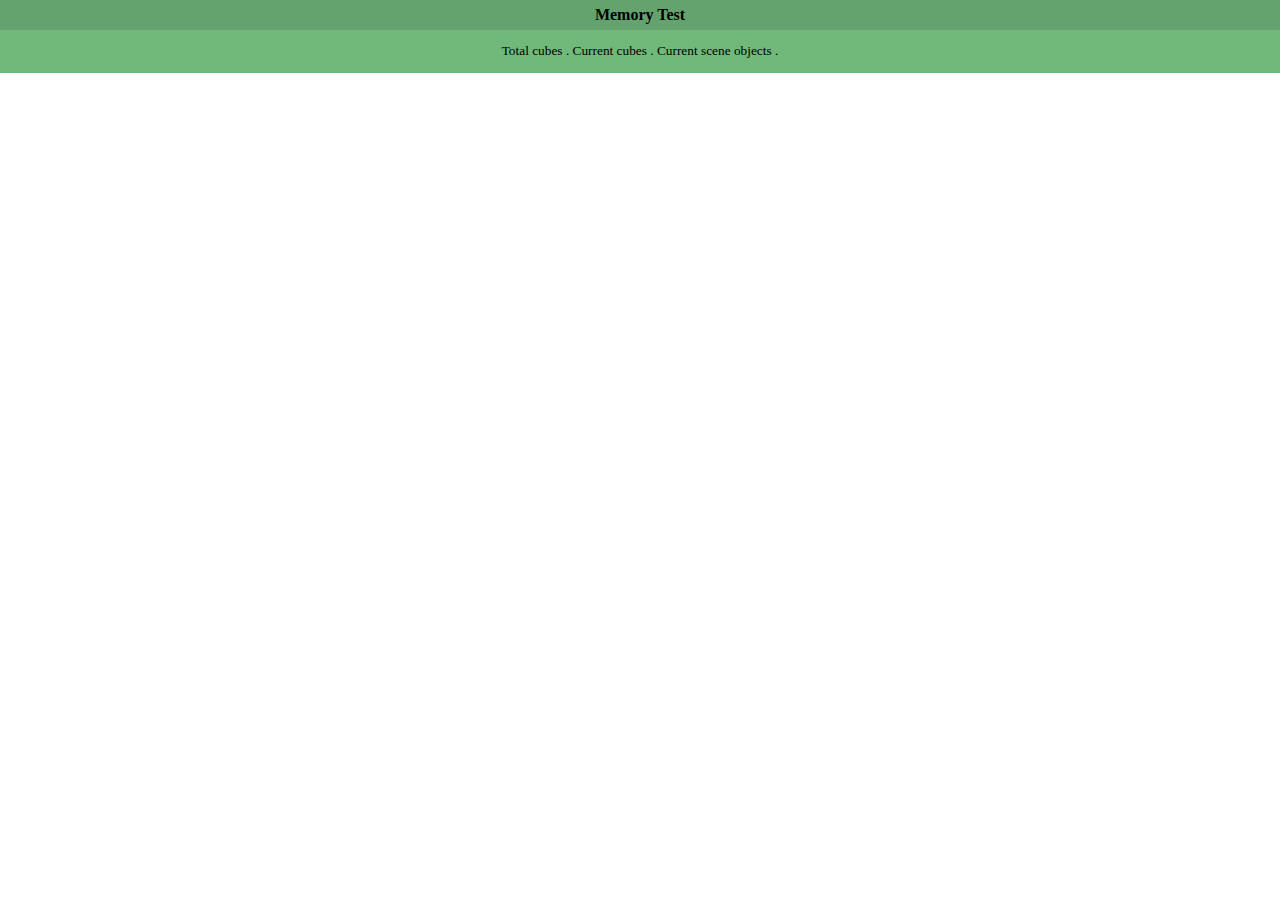
<file: js/chandlerprall-Physijs-d19a7bf/examples/memorytest-compound.html>
<!DOCTYPE html>

<html>

<head>
	<title>Memory Test - Physijs</title>
	
	<link rel="stylesheet" type="text/css" href="css/styles.css" />
	
	<script type="text/javascript" src="js/three.min.js"></script>
	<script type="text/javascript" src="js/stats.js"></script>
	<script type="text/javascript" src="../physi.js"></script>
	
	<script type="text/javascript">
	
	'use strict';
	
	Physijs.scripts.worker = '../physijs_worker.js';
	Physijs.scripts.ammo = 'examples/js/ammo.js';
	
	var initScene, render, _boxes = [], spawnBox, inc_ready, renderer, render_stats, physics_stats, scene, ground_material, ground, light, camera;

	var cubes = [];
	var total_cubes = 0;
	var total_ready = 0;
	var max_on_screen = 100;
	var spawn_per_tick = 25;
	
	initScene = function() {
		renderer = new THREE.WebGLRenderer({ antialias: true });
		renderer.setSize( window.innerWidth, window.innerHeight );
		renderer.shadowMapEnabled = true;
		renderer.shadowMapSoft = true;
		document.getElementById( 'viewport' ).appendChild( renderer.domElement );
		
		render_stats = new Stats();
		render_stats.domElement.style.position = 'absolute';
		render_stats.domElement.style.top = '0px';
		render_stats.domElement.style.zIndex = 100;
		document.getElementById( 'viewport' ).appendChild( render_stats.domElement );
		
		physics_stats = new Stats();
		physics_stats.domElement.style.position = 'absolute';
		physics_stats.domElement.style.top = '50px';
		physics_stats.domElement.style.zIndex = 100;
		document.getElementById( 'viewport' ).appendChild( physics_stats.domElement );

		scene = new Physijs.Scene;
		scene.setGravity(new THREE.Vector3( 0, -30, 0 ));
		scene.addEventListener(
			'update',
			function() {
				scene.simulate( undefined, 1 );
				physics_stats.update();
				while(cubes.length > max_on_screen) {
					scene.remove(cubes[0]);
					cubes[0].geometry.dispose();
					cubes[0].material.dispose();
					cubes.splice( 0, 1 );
				}
				document.getElementById( 'totalcubecount' ).textContent = ( total_cubes );
        		document.getElementById( 'currentcubecount' ).textContent = ( cubes.length );
        		document.getElementById( 'totalobjects' ).textContent = ( scene.__objects.length );
        		if(total_cubes > total_ready){
        			return;
        		}
        		for (var i=0;i<spawn_per_tick;i++) { 
					spawnBox();
				}
			}

		);
		
		camera = new THREE.PerspectiveCamera(
			35,
			window.innerWidth / window.innerHeight,
			1,
			1000
		);
		camera.position.set( 60, 50, 60 );
		camera.lookAt( scene.position );
		scene.add( camera );
		
		// Light
		light = new THREE.DirectionalLight( 0xFFFFFF );
		light.position.set( 20, 40, -15 );
		light.target.position.copy( scene.position );
		light.castShadow = true;
		light.shadowCameraLeft = -60;
		light.shadowCameraTop = -60;
		light.shadowCameraRight = 60;
		light.shadowCameraBottom = 60;
		light.shadowCameraNear = 20;
		light.shadowCameraFar = 200;
		light.shadowBias = -.0001
		light.shadowMapWidth = light.shadowMapHeight = 2048;
		light.shadowDarkness = .7;
		scene.add( light );
		
		// Ground
		ground_material = Physijs.createMaterial(
			new THREE.MeshLambertMaterial({ map: THREE.ImageUtils.loadTexture( 'images/rocks.jpg' ) }),
			.8, // high friction
			.3 // low restitution
		);
		ground_material.map.wrapS = ground_material.map.wrapT = THREE.RepeatWrapping;
		ground_material.map.repeat.set( 3, 3 );
		
		ground = new Physijs.BoxMesh(
			new THREE.BoxGeometry(100, 1, 100),
			ground_material,
			0 // mass
		);
		ground.receiveShadow = true;
		scene.add( ground );
		
		spawnBox();
		
		requestAnimationFrame( render );
		scene.simulate();
	};
	
	spawnBox = (function() {
		var box_geometry = new THREE.BoxGeometry( 4, 4, 4 ),
			createBox = function() {
				var box, material, childBox;
				total_cubes++;

				material = Physijs.createMaterial(
					new THREE.MeshLambertMaterial({ opacity: .9, transparent: true }),
					.6, // medium friction
					.3 // low restitution
				);

				material.color.setRGB(Math.random() * 100 / 100, Math.random() * 100 / 100, Math.random() * 100 / 100);
				
				box = new Physijs.BoxMesh(
					box_geometry,
					material
				);
                childBox = new Physijs.BoxMesh(
                  box_geometry,
                  material
                );

                childBox.collisions = 0;
				box.collisions = 0;
                box.add(childBox);
				
				box.position.set(
					Math.random() * 15 - 7.5,
					25,
					Math.random() * 15 - 7.5
				);
				
				box.rotation.set(
					Math.random() * Math.PI,
					Math.random() * Math.PI,
					Math.random() * Math.PI
				);
				
				box.castShadow = true;
				box.addEventListener( 'ready', inc_ready );

				cubes.push( box );
				scene.add( box );
			};
		
		return function() {
			createBox();
		};
	})();
	
	inc_ready = function() {
		total_ready++;
	}

	render = function() {
		requestAnimationFrame( render );
		renderer.render( scene, camera );
		render_stats.update();
	};
	
	window.onload = initScene;
	
	</script>
</head>

<body>
	<div id="heading">
		<h1>Memory Test</h1>
		<p>
			Total cubes <span id="totalcubecount"></span>. 
			Current cubes <span id="currentcubecount"></span>.
			Current scene objects <span id="totalobjects"></span>.
		</p>
	</div>
	<div id="viewport"></div>
</body>

</html>
</file>
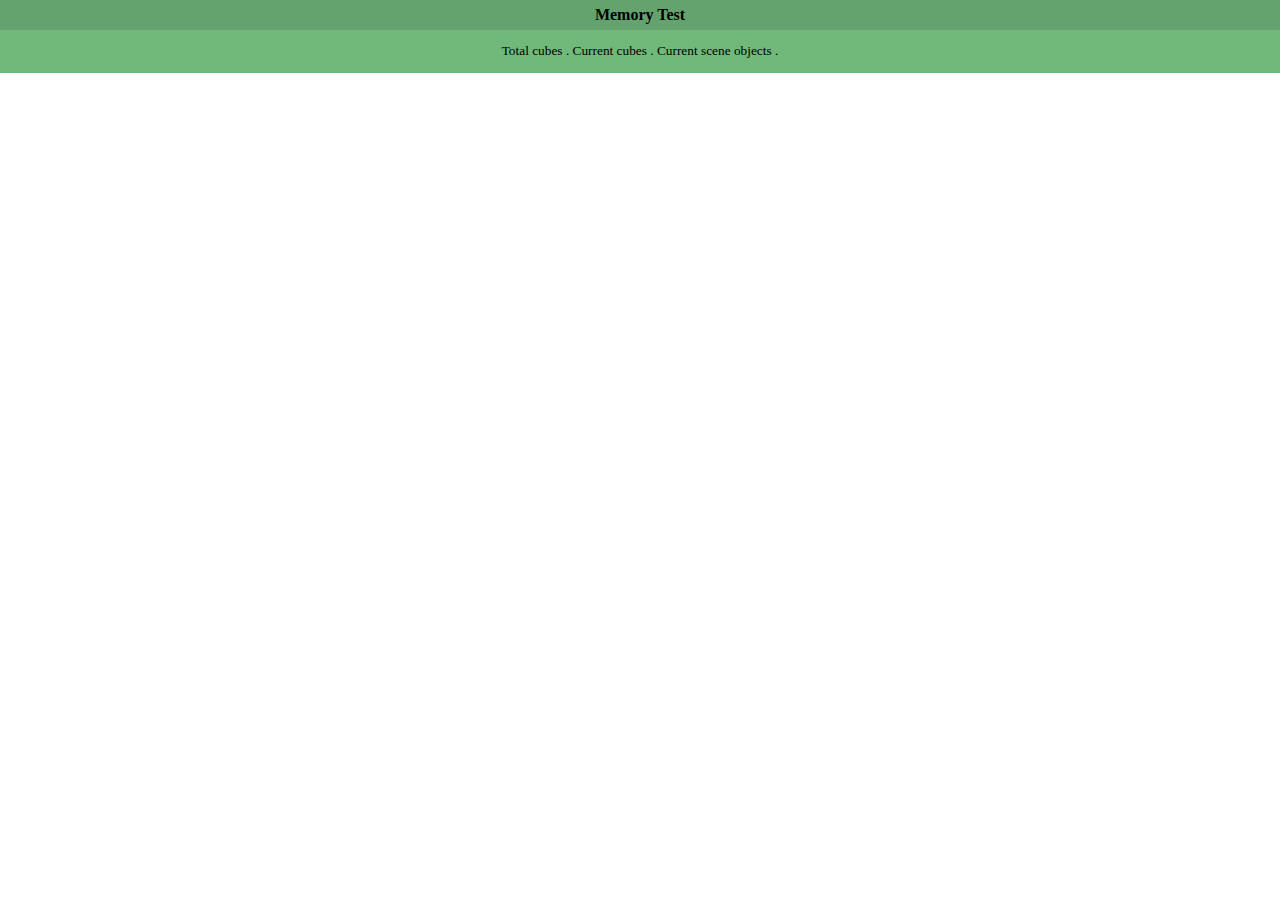
<file: js/chandlerprall-Physijs-d19a7bf/examples/memorytest-convex.html>
<!DOCTYPE html>

<html>

<head>
	<title>Memory Test - Physijs</title>
	
	<link rel="stylesheet" type="text/css" href="css/styles.css" />
	
	<script type="text/javascript" src="js/three.min.js"></script>
	<script type="text/javascript" src="js/stats.js"></script>
	<script type="text/javascript" src="../physi.js"></script>
	
	<script type="text/javascript">
	
	'use strict';
	
	Physijs.scripts.worker = '../physijs_worker.js';
	Physijs.scripts.ammo = 'examples/js/ammo.js';
	
	var initScene, render, _boxes = [], spawnBox, inc_ready, renderer, render_stats, physics_stats, scene, ground_material, ground, light, camera;

	var cubes = [];
	var total_cubes = 0;
	var total_ready = 0;
	var max_on_screen = 100;
	var spawn_per_tick = 25;
	
	initScene = function() {
		renderer = new THREE.WebGLRenderer({ antialias: true });
		renderer.setSize( window.innerWidth, window.innerHeight );
		renderer.shadowMapEnabled = true;
		renderer.shadowMapSoft = true;
		document.getElementById( 'viewport' ).appendChild( renderer.domElement );
		
		render_stats = new Stats();
		render_stats.domElement.style.position = 'absolute';
		render_stats.domElement.style.top = '0px';
		render_stats.domElement.style.zIndex = 100;
		document.getElementById( 'viewport' ).appendChild( render_stats.domElement );
		
		physics_stats = new Stats();
		physics_stats.domElement.style.position = 'absolute';
		physics_stats.domElement.style.top = '50px';
		physics_stats.domElement.style.zIndex = 100;
		document.getElementById( 'viewport' ).appendChild( physics_stats.domElement );

		scene = new Physijs.Scene;
		scene.setGravity(new THREE.Vector3( 0, -30, 0 ));
		scene.addEventListener(
			'update',
			function() {
				scene.simulate( undefined, 1 );
				physics_stats.update();
				while(cubes.length > max_on_screen) {
					scene.remove(cubes[0]);
					cubes[0].geometry.dispose();
					cubes[0].material.dispose();
					cubes.splice( 0, 1 );
				}
				document.getElementById( 'totalcubecount' ).textContent = ( total_cubes );
        		document.getElementById( 'currentcubecount' ).textContent = ( cubes.length );
        		document.getElementById( 'totalobjects' ).textContent = ( scene.__objects.length );
        		if(total_cubes > total_ready){
        			return;
        		}
        		for (var i=0;i<spawn_per_tick;i++) { 
					spawnBox();
				}
			}

		);
		
		camera = new THREE.PerspectiveCamera(
			35,
			window.innerWidth / window.innerHeight,
			1,
			1000
		);
		camera.position.set( 60, 50, 60 );
		camera.lookAt( scene.position );
		scene.add( camera );
		
		// Light
		light = new THREE.DirectionalLight( 0xFFFFFF );
		light.position.set( 20, 40, -15 );
		light.target.position.copy( scene.position );
		light.castShadow = true;
		light.shadowCameraLeft = -60;
		light.shadowCameraTop = -60;
		light.shadowCameraRight = 60;
		light.shadowCameraBottom = 60;
		light.shadowCameraNear = 20;
		light.shadowCameraFar = 200;
		light.shadowBias = -.0001
		light.shadowMapWidth = light.shadowMapHeight = 2048;
		light.shadowDarkness = .7;
		scene.add( light );
		
		// Ground
		ground_material = Physijs.createMaterial(
			new THREE.MeshLambertMaterial({ map: THREE.ImageUtils.loadTexture( 'images/rocks.jpg' ) }),
			.8, // high friction
			.3 // low restitution
		);
		ground_material.map.wrapS = ground_material.map.wrapT = THREE.RepeatWrapping;
		ground_material.map.repeat.set( 3, 3 );
		
		ground = new Physijs.BoxMesh(
			new THREE.BoxGeometry(100, 1, 100),
			ground_material,
			0 // mass
		);
		ground.receiveShadow = true;
		scene.add( ground );
		
		spawnBox();
		
		requestAnimationFrame( render );
		scene.simulate();
	};
	
	spawnBox = (function() {
		var box_geometry = new THREE.BoxGeometry( 4, 4, 4 ),
			createBox = function() {
				var box, material;
				total_cubes++;

				material = Physijs.createMaterial(
					new THREE.MeshLambertMaterial({ opacity: .9, transparent: true }),
					.6, // medium friction
					.3 // low restitution
				);

				material.color.setRGB(Math.random() * 100 / 100, Math.random() * 100 / 100, Math.random() * 100 / 100);
				
				box = new Physijs.ConvexMesh(
					box_geometry,
					material
				);
				box.collisions = 0;
				
				box.position.set(
					Math.random() * 15 - 7.5,
					25,
					Math.random() * 15 - 7.5
				);
				
				box.rotation.set(
					Math.random() * Math.PI,
					Math.random() * Math.PI,
					Math.random() * Math.PI
				);
				
				box.castShadow = true;
				box.addEventListener( 'ready', inc_ready );

				cubes.push( box );
				scene.add( box );
			};
		
		return function() {
			createBox();
		};
	})();
	
	inc_ready = function() {
		total_ready++;
	}

	render = function() {
		requestAnimationFrame( render );
		renderer.render( scene, camera );
		render_stats.update();
	};
	
	window.onload = initScene;
	
	</script>
</head>

<body>
	<div id="heading">
		<h1>Memory Test</h1>
		<p>
			Total cubes <span id="totalcubecount"></span>. 
			Current cubes <span id="currentcubecount"></span>.
			Current scene objects <span id="totalobjects"></span>.
		</p>
	</div>
	<div id="viewport"></div>
</body>

</html>
</file>
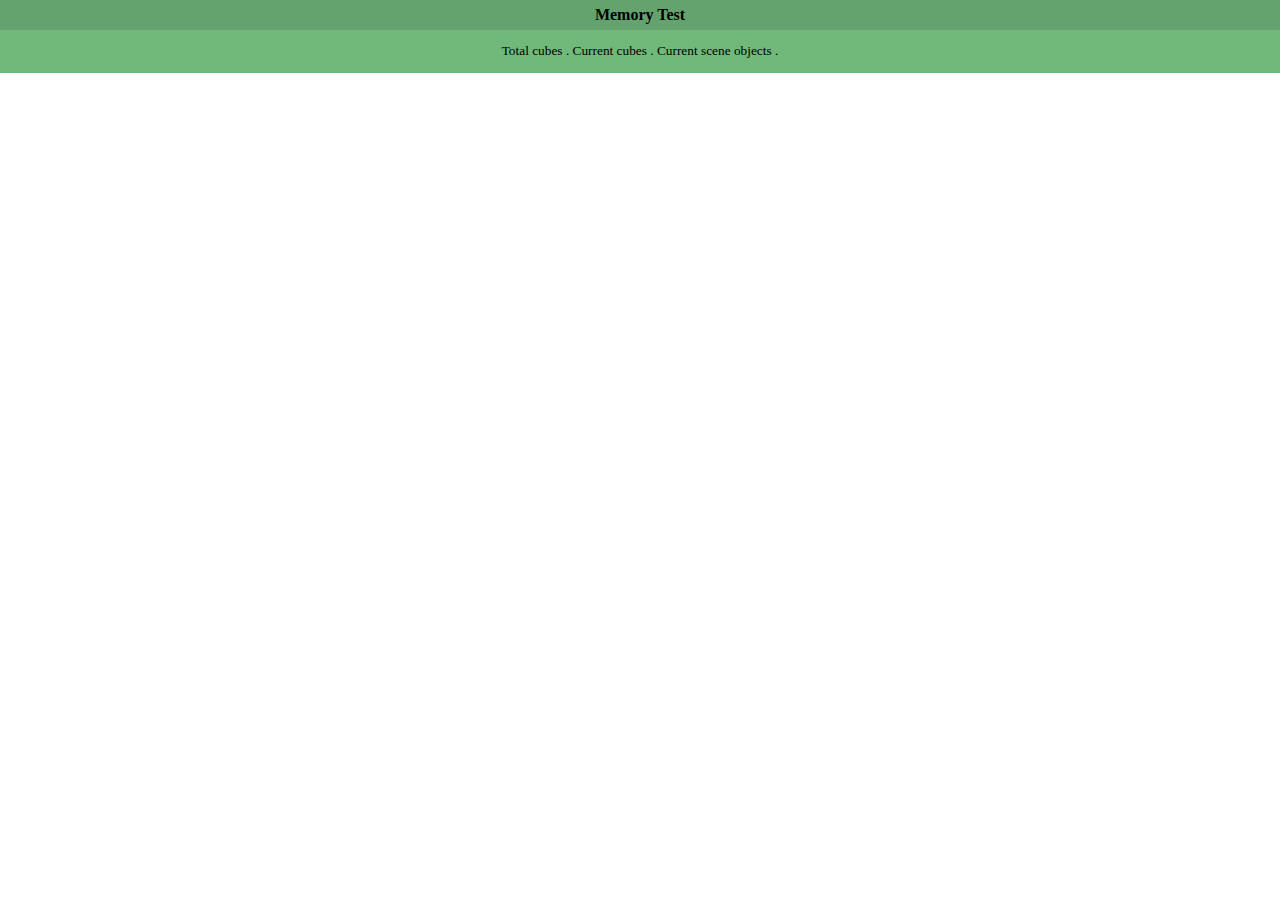
<file: js/chandlerprall-Physijs-d19a7bf/examples/memorytest.html>
<!DOCTYPE html>

<html>

<head>
	<title>Memory Test - Physijs</title>
	
	<link rel="stylesheet" type="text/css" href="css/styles.css" />
	
	<script type="text/javascript" src="js/three.min.js"></script>
	<script type="text/javascript" src="js/stats.js"></script>
	<script type="text/javascript" src="../physi.js"></script>
	
	<script type="text/javascript">
	
	'use strict';
	
	Physijs.scripts.worker = '../physijs_worker.js';
	Physijs.scripts.ammo = 'examples/js/ammo.js';
	
	var initScene, render, _boxes = [], spawnBox, inc_ready, renderer, render_stats, physics_stats, scene, ground_material, ground, light, camera;

	var cubes = [];
	var total_cubes = 0;
	var total_ready = 0;
	var max_on_screen = 100;
	var spawn_per_tick = 25;
	
	initScene = function() {
		renderer = new THREE.WebGLRenderer({ antialias: true });
		renderer.setSize( window.innerWidth, window.innerHeight );
		renderer.shadowMapEnabled = true;
		renderer.shadowMapSoft = true;
		document.getElementById( 'viewport' ).appendChild( renderer.domElement );
		
		render_stats = new Stats();
		render_stats.domElement.style.position = 'absolute';
		render_stats.domElement.style.top = '0px';
		render_stats.domElement.style.zIndex = 100;
		document.getElementById( 'viewport' ).appendChild( render_stats.domElement );
		
		physics_stats = new Stats();
		physics_stats.domElement.style.position = 'absolute';
		physics_stats.domElement.style.top = '50px';
		physics_stats.domElement.style.zIndex = 100;
		document.getElementById( 'viewport' ).appendChild( physics_stats.domElement );

		scene = new Physijs.Scene;
		scene.setGravity(new THREE.Vector3( 0, -30, 0 ));
		scene.addEventListener(
			'update',
			function() {
				scene.simulate( undefined, 1 );
				physics_stats.update();
				while(cubes.length > max_on_screen) {
					scene.remove(cubes[0]);
					cubes[0].geometry.dispose();
					cubes[0].material.dispose();
					cubes.splice( 0, 1 );
				}
				document.getElementById( 'totalcubecount' ).textContent = ( total_cubes );
        		document.getElementById( 'currentcubecount' ).textContent = ( cubes.length );
        		document.getElementById( 'totalobjects' ).textContent = ( scene.__objects.length );
        		if(total_cubes > total_ready){
        			return;
        		}
        		for (var i=0;i<spawn_per_tick;i++) { 
					spawnBox();
				}
			}

		);
		
		camera = new THREE.PerspectiveCamera(
			35,
			window.innerWidth / window.innerHeight,
			1,
			1000
		);
		camera.position.set( 60, 50, 60 );
		camera.lookAt( scene.position );
		scene.add( camera );
		
		// Light
		light = new THREE.DirectionalLight( 0xFFFFFF );
		light.position.set( 20, 40, -15 );
		light.target.position.copy( scene.position );
		light.castShadow = true;
		light.shadowCameraLeft = -60;
		light.shadowCameraTop = -60;
		light.shadowCameraRight = 60;
		light.shadowCameraBottom = 60;
		light.shadowCameraNear = 20;
		light.shadowCameraFar = 200;
		light.shadowBias = -.0001
		light.shadowMapWidth = light.shadowMapHeight = 2048;
		light.shadowDarkness = .7;
		scene.add( light );
		
		// Ground
		ground_material = Physijs.createMaterial(
			new THREE.MeshLambertMaterial({ map: THREE.ImageUtils.loadTexture( 'images/rocks.jpg' ) }),
			.8, // high friction
			.3 // low restitution
		);
		ground_material.map.wrapS = ground_material.map.wrapT = THREE.RepeatWrapping;
		ground_material.map.repeat.set( 3, 3 );
		
		ground = new Physijs.BoxMesh(
			new THREE.BoxGeometry(100, 1, 100),
			ground_material,
			0 // mass
		);
		ground.receiveShadow = true;
		scene.add( ground );
		
		spawnBox();
		
		requestAnimationFrame( render );
		scene.simulate();
	};
	
	spawnBox = (function() {
		var box_geometry = new THREE.BoxGeometry( 4, 4, 4 ),
			createBox = function() {
				var box, material;
				total_cubes++;

				material = Physijs.createMaterial(
					new THREE.MeshLambertMaterial({ opacity: .9, transparent: true }),
					.6, // medium friction
					.3 // low restitution
				);

				material.color.setRGB(Math.random() * 100 / 100, Math.random() * 100 / 100, Math.random() * 100 / 100);
				
				box = new Physijs.BoxMesh(
					box_geometry,
					material
				);
				box.collisions = 0;
				
				box.position.set(
					Math.random() * 15 - 7.5,
					25,
					Math.random() * 15 - 7.5
				);
				
				box.rotation.set(
					Math.random() * Math.PI,
					Math.random() * Math.PI,
					Math.random() * Math.PI
				);
				
				box.castShadow = true;
				box.addEventListener( 'ready', inc_ready );

				cubes.push( box );
				scene.add( box );
			};
		
		return function() {
			createBox();
		};
	})();
	
	inc_ready = function() {
		total_ready++;
	}

	render = function() {
		requestAnimationFrame( render );
		renderer.render( scene, camera );
		render_stats.update();
	};
	
	window.onload = initScene;
	
	</script>
</head>

<body>
	<div id="heading">
		<h1>Memory Test</h1>
		<p>
			Total cubes <span id="totalcubecount"></span>. 
			Current cubes <span id="currentcubecount"></span>.
			Current scene objects <span id="totalobjects"></span>.
		</p>
	</div>
	<div id="viewport"></div>
</body>

</html>
</file>
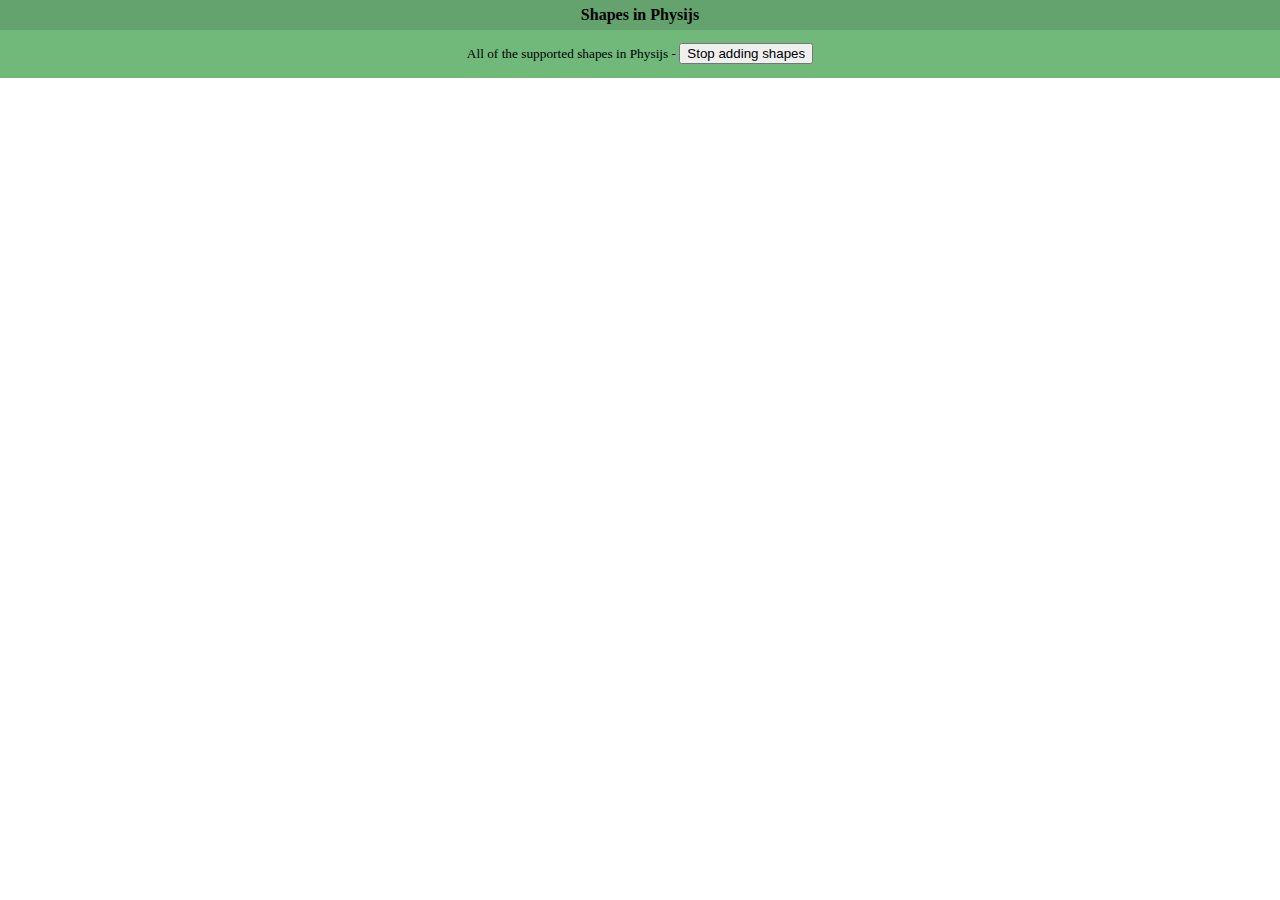
<file: js/chandlerprall-Physijs-d19a7bf/examples/shapes.html>
<!DOCTYPE html>

<html>

<head>
	<title>Shape emitter - Physijs</title>
	
	<link rel="stylesheet" type="text/css" href="css/styles.css" />
	
	<script type="text/javascript" src="js/three.min.js"></script>
	<script type="text/javascript" src="js/stats.js"></script>
	<script type="text/javascript" src="js/tween.js"></script>
	<script type="text/javascript" src="../physi.js"></script>
	
	<script type="text/javascript">
	
	'use strict';
	
	Physijs.scripts.worker = '../physijs_worker.js';
	Physijs.scripts.ammo = 'examples/js/ammo.js';
	
	var initScene, render, createShape,
		renderer, render_stats, physics_stats, scene, light, ground, ground_material, camera;
	
	initScene = function() {
		TWEEN.start();
		
		renderer = new THREE.WebGLRenderer({ antialias: true });
		renderer.setSize( window.innerWidth, window.innerHeight );
		renderer.shadowMapEnabled = true;
		renderer.shadowMapSoft = true;
		document.getElementById( 'viewport' ).appendChild( renderer.domElement );
		
		render_stats = new Stats();
		render_stats.domElement.style.position = 'absolute';
		render_stats.domElement.style.top = '0px';
		render_stats.domElement.style.zIndex = 100;
		document.getElementById( 'viewport' ).appendChild( render_stats.domElement );
		
		physics_stats = new Stats();
		physics_stats.domElement.style.position = 'absolute';
		physics_stats.domElement.style.top = '50px';
		physics_stats.domElement.style.zIndex = 100;
		document.getElementById( 'viewport' ).appendChild( physics_stats.domElement );
		
		scene = new Physijs.Scene({ fixedTimeStep: 1 / 120 });
		scene.setGravity(new THREE.Vector3( 0, -30, 0 ));
		scene.addEventListener(
			'update',
			function() {
				scene.simulate( undefined, 2 );
				physics_stats.update();
			}
		);
		
		camera = new THREE.PerspectiveCamera(
			35,
			window.innerWidth / window.innerHeight,
			1,
			1000
		);
		camera.position.set( 60, 50, 60 );
		camera.lookAt( scene.position );
		scene.add( camera );
		
		// Light
		light = new THREE.DirectionalLight( 0xFFFFFF );
		light.position.set( 20, 40, -15 );
		light.target.position.copy( scene.position );
		light.castShadow = true;
		light.shadowCameraLeft = -60;
		light.shadowCameraTop = -60;
		light.shadowCameraRight = 60;
		light.shadowCameraBottom = 60;
		light.shadowCameraNear = 20;
		light.shadowCameraFar = 200;
		light.shadowBias = -.0001
		light.shadowMapWidth = light.shadowMapHeight = 2048;
		light.shadowDarkness = .7;
		scene.add( light );
		
		// Materials
		ground_material = Physijs.createMaterial(
			new THREE.MeshLambertMaterial({ map: THREE.ImageUtils.loadTexture( 'images/rocks.jpg' ) }),
			.8, // high friction
			.4 // low restitution
		);
		ground_material.map.wrapS = ground_material.map.wrapT = THREE.RepeatWrapping;
		ground_material.map.repeat.set( 2.5, 2.5 );
		
		// Ground
		ground = new Physijs.BoxMesh(
			new THREE.BoxGeometry(50, 1, 50),
			//new THREE.PlaneGeometry(50, 50),
			ground_material,
			0 // mass
		);
		ground.receiveShadow = true;
		scene.add( ground );
		
		// Bumpers
		var bumper,
			bumper_geom = new THREE.BoxGeometry(2, 1, 50);
		
		bumper = new Physijs.BoxMesh( bumper_geom, ground_material, 0, { restitution: .2 } );
		bumper.position.y = 1;
		bumper.position.x = -24;
		bumper.receiveShadow = true;
		bumper.castShadow = true;
		scene.add( bumper );
		
		bumper = new Physijs.BoxMesh( bumper_geom, ground_material, 0, { restitution: .2 } );
		bumper.position.y = 1;
		bumper.position.x = 24;
		bumper.receiveShadow = true;
		bumper.castShadow = true;
		scene.add( bumper );
		
		bumper = new Physijs.BoxMesh( bumper_geom, ground_material, 0, { restitution: .2 } );
		bumper.position.y = 1;
		bumper.position.z = -24;
		bumper.rotation.y = Math.PI / 2;
		bumper.receiveShadow = true;
		bumper.castShadow = true;
		scene.add( bumper );
		
		bumper = new Physijs.BoxMesh( bumper_geom, ground_material, 0, { restitution: .2 } );
		bumper.position.y = 1;
		bumper.position.z = 24;
		bumper.rotation.y = Math.PI / 2;
		bumper.receiveShadow = true;
		bumper.castShadow = true;
		scene.add( bumper );
		
		requestAnimationFrame( render );
		scene.simulate();

		createShape();
	};
	
	render = function() {
		requestAnimationFrame( render );
		renderer.render( scene, camera );
		render_stats.update();
	};
	
	createShape = (function() {
		var addshapes = true,
			shapes = 0,
			box_geometry = new THREE.BoxGeometry( 3, 3, 3 ),
			sphere_geometry = new THREE.SphereGeometry( 1.5, 32, 32 ),
			cylinder_geometry = new THREE.CylinderGeometry( 2, 2, 1, 32 ),
			cone_geometry = new THREE.CylinderGeometry( 0, 2, 4, 32 ),
			octahedron_geometry = new THREE.OctahedronGeometry( 1.7, 1 ),
			torus_geometry = new THREE.TorusKnotGeometry ( 1.7, .2, 32, 4 ),
			doCreateShape;
		
		setTimeout(
			function addListener() {
				var button = document.getElementById( 'stop' );
				if ( button ) {
					button.addEventListener( 'click', function() { addshapes = false; } );
				} else {
					setTimeout( addListener );
				}
			}
		);
			
		doCreateShape = function() {
			var shape, material = new THREE.MeshLambertMaterial({ opacity: 0, transparent: true });
			
			switch ( Math.floor(Math.random() * 6) ) {
				case 0:
					shape = new Physijs.BoxMesh(
						box_geometry,
						material
					);
					break;
				
				case 1:
					shape = new Physijs.SphereMesh(
						sphere_geometry,
						material,
						undefined,
						{ restitution: Math.random() * 1.5 }
					);
					break;
				
				case 2:
					shape = new Physijs.CylinderMesh(
						cylinder_geometry,
						material
					);
					break;
				
				case 3:
					shape = new Physijs.ConeMesh(
						cone_geometry,
						material
					);
					break;
				
				case 4:
					shape = new Physijs.ConvexMesh(
						octahedron_geometry,
						material
					);
					break;
				
				case 5:
					shape = new Physijs.ConvexMesh(
						torus_geometry,
						material
					);
					break;
			}
				
			shape.material.color.setRGB( Math.random() * 100 / 100, Math.random() * 100 / 100, Math.random() * 100 / 100 );
			shape.castShadow = true;
			shape.receiveShadow = true;
			
			shape.position.set(
				Math.random() * 30 - 15,
				20,
				Math.random() * 30 - 15
			);
			
			shape.rotation.set(
				Math.random() * Math.PI,
				Math.random() * Math.PI,
				Math.random() * Math.PI
			);
			
			if ( addshapes ) {
				shape.addEventListener( 'ready', createShape );
			}
			scene.add( shape );
			
			new TWEEN.Tween(shape.material).to({opacity: 1}, 500).start();
			
			document.getElementById( 'shapecount' ).textContent = ( ++shapes ) + ' shapes created';
		};
		
		return function() {
			setTimeout( doCreateShape, 250 );
		};
	})();
	
	window.onload = initScene;
	
	</script>
</head>

<body>
	<div id="heading">
		<h1>Shapes in Physijs</h1>
		<p>
			All of the supported shapes in Physijs -
			<span id="shapecount"></span> <button id="stop">Stop adding shapes</button><br />
		</p>
	</div>
	<div id="viewport"></div>
</body>

</html>
</file>
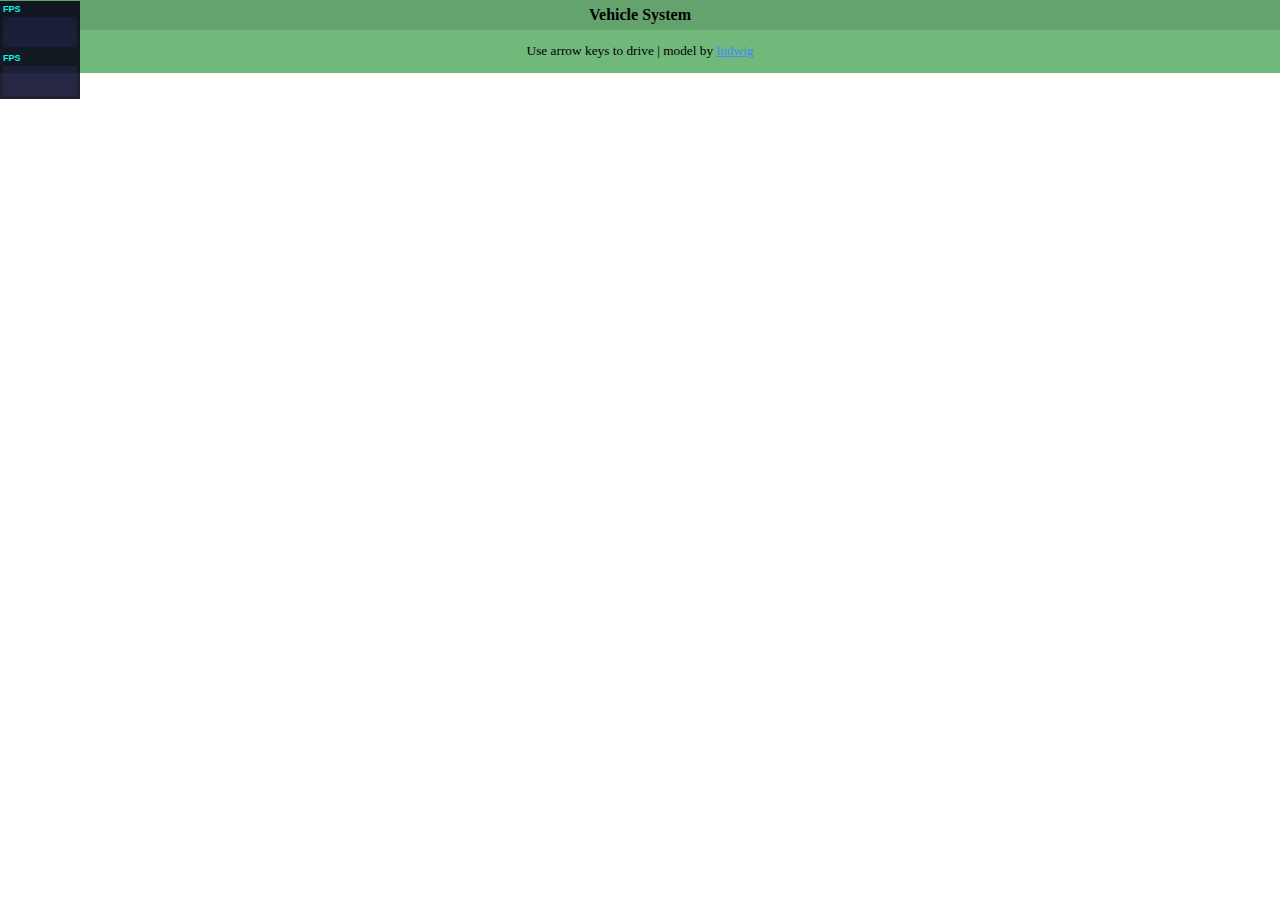
<file: js/chandlerprall-Physijs-d19a7bf/examples/vehicle.html>
<!DOCTYPE html>

<html>

<head>
	<title>Rigid body - Physijs</title>
	
	<link rel="stylesheet" type="text/css" href="css/styles.css" />
	
	<script type="text/javascript" src="js/three.min.js"></script>
	<script type="text/javascript" src="js/stats.js"></script>
	<script type="text/javascript" src="js/simplex-noise.js"></script>
	<script type="text/javascript" src="../physi.js"></script>
	
	<script type="text/javascript">
	
	'use strict';
	
	Physijs.scripts.worker = '../physijs_worker.js';
	Physijs.scripts.ammo = 'examples/js/ammo.js';
	
	var initScene, render,
		ground_material, box_material,
		projector, renderer, render_stats, physics_stats, scene, ground, light, camera,
			vehicle_body, vehicle;
	
	initScene = function() {
		projector = new THREE.Projector;
		
		renderer = new THREE.WebGLRenderer({ antialias: true });
		renderer.setSize( window.innerWidth, window.innerHeight );
		renderer.shadowMapEnabled = true;
		renderer.shadowMapSoft = true;
		document.getElementById( 'viewport' ).appendChild( renderer.domElement );
		
		render_stats = new Stats();
		render_stats.domElement.style.position = 'absolute';
		render_stats.domElement.style.top = '1px';
		render_stats.domElement.style.zIndex = 100;
		document.getElementById( 'viewport' ).appendChild( render_stats.domElement );

		physics_stats = new Stats();
		physics_stats.domElement.style.position = 'absolute';
		physics_stats.domElement.style.top = '50px';
		physics_stats.domElement.style.zIndex = 100;
		document.getElementById( 'viewport' ).appendChild( physics_stats.domElement );
		
		scene = new Physijs.Scene;
		scene.setGravity(new THREE.Vector3( 0, -30, 0 ));
		scene.addEventListener(
			'update',
			function() {

				if ( input && vehicle ) {
					if ( input.direction !== null ) {
						input.steering += input.direction / 50;
						if ( input.steering < -.6 ) input.steering = -.6;
						if ( input.steering > .6 ) input.steering = .6;
					}
					vehicle.setSteering( input.steering, 0 );
					vehicle.setSteering( input.steering, 1 );

					if ( input.power === true ) {
						vehicle.applyEngineForce( 300 );
					} else if ( input.power === false ) {
						vehicle.setBrake( 20, 2 );
						vehicle.setBrake( 20, 3 );
					} else {
						vehicle.applyEngineForce( 0 );
					}
				}

				scene.simulate( undefined, 2 );
				physics_stats.update();
			}
		);
		
		camera = new THREE.PerspectiveCamera(
			35,
			window.innerWidth / window.innerHeight,
			1,
			1000
		);
		scene.add( camera );
		
		// Light
		light = new THREE.DirectionalLight( 0xFFFFFF );
		light.position.set( 20, 20, -15 );
		light.target.position.copy( scene.position );
		light.castShadow = true;
		light.shadowCameraLeft = -150;
		light.shadowCameraTop = -150;
		light.shadowCameraRight = 150;
		light.shadowCameraBottom = 150;
		light.shadowCameraNear = 20;
		light.shadowCameraFar = 400;
		light.shadowBias = -.0001
		light.shadowMapWidth = light.shadowMapHeight = 2048;
		light.shadowDarkness = .7;
		scene.add( light );


		var input;

		
		// Materials
		ground_material = Physijs.createMaterial(
			new THREE.MeshLambertMaterial({ map: THREE.ImageUtils.loadTexture( 'images/rocks.jpg' ) }),
			.8, // high friction
			.4 // low restitution
		);
		ground_material.map.wrapS = ground_material.map.wrapT = THREE.RepeatWrapping;
		ground_material.map.repeat.set( 3, 3 );
		
		box_material = Physijs.createMaterial(
			new THREE.MeshLambertMaterial({ map: THREE.ImageUtils.loadTexture( 'images/plywood.jpg' ) }),
			.4, // low friction
			.6 // high restitution
		);
		box_material.map.wrapS = ground_material.map.wrapT = THREE.RepeatWrapping;
		box_material.map.repeat.set( .25, .25 );

		// Ground
		var NoiseGen = new SimplexNoise;

		var ground_geometry = new THREE.PlaneGeometry( 300, 300, 100, 100 );
		for ( var i = 0; i < ground_geometry.vertices.length; i++ ) {
			var vertex = ground_geometry.vertices[i];
			//vertex.y = NoiseGen.noise( vertex.x / 30, vertex.z / 30 ) * 1;
		}
		ground_geometry.computeFaceNormals();
		ground_geometry.computeVertexNormals();

		// If your plane is not square as far as face count then the HeightfieldMesh
		// takes two more arguments at the end: # of x faces and # of z faces that were passed to THREE.PlaneMaterial
		ground = new Physijs.HeightfieldMesh(
				ground_geometry,
				ground_material,
				0 // mass
		);
		ground.rotation.x = -Math.PI / 2;
		ground.receiveShadow = true;
		scene.add( ground );

		for ( i = 0; i < 50; i++ ) {
			var size = Math.random() * 2 + .5;
			var box = new Physijs.BoxMesh(
				new THREE.BoxGeometry( size, size, size ),
				box_material
			);
			box.castShadow = box.receiveShadow = true;
			box.position.set(
				Math.random() * 25 - 50,
				5,
				Math.random() * 25 - 50
			);
			scene.add( box )
		}


		var loader = new THREE.JSONLoader();

		loader.load( "models/mustang.js", function( car, car_materials ) {
			loader.load( "models/mustang_wheel.js", function( wheel, wheel_materials ) {
				var mesh = new Physijs.BoxMesh(
					car,
					new THREE.MeshFaceMaterial( car_materials )
				);
				mesh.position.y = 2;
				mesh.castShadow = mesh.receiveShadow = true;

				vehicle = new Physijs.Vehicle(mesh, new Physijs.VehicleTuning(
					10.88,
					1.83,
					0.28,
					500,
					10.5,
					6000
				));
				scene.add( vehicle );

				var wheel_material = new THREE.MeshFaceMaterial( wheel_materials );

				for ( var i = 0; i < 4; i++ ) {
					vehicle.addWheel(
						wheel,
						wheel_material,
						new THREE.Vector3(
								i % 2 === 0 ? -1.6 : 1.6,
								-1,
								i < 2 ? 3.3 : -3.2
						),
						new THREE.Vector3( 0, -1, 0 ),
						new THREE.Vector3( -1, 0, 0 ),
						0.5,
						0.7,
						i < 2 ? false : true
					);
				}

				input = {
					power: null,
					direction: null,
					steering: 0
				};
				document.addEventListener('keydown', function( ev ) {
					switch ( ev.keyCode ) {
						case 37: // left
							input.direction = 1;
							break;

						case 38: // forward
							input.power = true;
							break;

						case 39: // right
							input.direction = -1;
							break;

						case 40: // back
							input.power = false;
							break;
					}
				});
				document.addEventListener('keyup', function( ev ) {
					switch ( ev.keyCode ) {
						case 37: // left
							input.direction = null;
							break;

						case 38: // forward
							input.power = null;
							break;

						case 39: // right
							input.direction = null;
							break;

						case 40: // back
							input.power = null;
							break;
					}
				});
			});
		});

		requestAnimationFrame( render );
		scene.simulate();
	};
	
	render = function() {
		requestAnimationFrame( render );
		if ( vehicle ) {
			camera.position.copy( vehicle.mesh.position ).add( new THREE.Vector3( 40, 25, 40 ) );
			camera.lookAt( vehicle.mesh.position );

			light.target.position.copy( vehicle.mesh.position );
			light.position.addVectors( light.target.position, new THREE.Vector3( 20, 20, -15 ) );
		}
		renderer.render( scene, camera );
		render_stats.update();
	};

	window.onload = initScene;
	
	</script>
</head>

<body>
	<div id="heading">
		<h1>Vehicle System</h1>
		<p>Use arrow keys to drive | model by <a href="http://www.blendswap.com/blends/author/ludwig/">ludwig</a></p>
	</div>
	<div id="viewport"></div>
</body>

</html>
</file>
<file: css/style.css>
/***************************************************************/
/****************************** DESKTOP ****************************/
/***************************************************************/

/***************************************************************/
/****************************** général ****************************/

*{
  margin:0;
  padding:0;
}
.container {
  background-color: rgba(33,33,33,0.2);
  position: relative;
  padding: 1% 0 1% 0;
  width: 100%;
  z-index: 100;
  overflow: hidden;
}
nav {
  position: absolute;
  width: 27%;
  top: 60vh;
  right: 0;
  height: 30vh;
}
section {
  margin: 2%;
  width:46%;
}
#one {
  margin-top: 100vh;
  float: left;
}
#two {
  float: right;
  margin-top: 160vh;
}
#three {
  float: left;
  margin-top: 2.5%;
}
#four {
  float: right;
  margin-top: 2.5%;
  
}
#five {
  float: left;
  margin-top: 2.5%;
  overflow: hidden;
}
.header {
  height: 55vh;
}
.link {
  clear: both;
  display: block;
  height: 30px;
  margin-left: 30%;
}
.link:hover h5 {
  margin-left: 10px;
  -webkit-transition: all 0.2s ease;
  -moz-transition: all 0.2s ease;
  -ms-transition: all 0.2s ease;
  -o-transition: all 0.2s ease;
  transition: all 0.2s ease;
}
.link:hover h4 {
  margin-left: -5px;
  -webkit-transition: all 0.2s ease;
  -moz-transition: all 0.2s ease;
  -ms-transition: all 0.2s ease;
  -o-transition: all 0.2s ease;
  transition: all 0.2s ease;
}
p {
  color: #424242;
  margin: 5% 0 5% 0;
  font-size: 16px;
  letter-spacing: 0.7px;
}
.liste {
  color: #E6E6E6;
  margin: 5%;
  font-size: 16px;
}
.liste li {
  margin: 1% 5% 1% 0;
}
.important {
  color: #E6E6E6;
}
.credit a {
  display: block;
  color: #ADADAD;
  font-size: 16px;
  float: left;
  clear: both;
  padding: 1%;
  -webkit-transition: all 0.2s ease;
  -moz-transition: all 0.2s ease;
  -ms-transition: all 0.2s ease;
  -o-transition: all 0.2s ease;
  transition: all 0.2s ease;
}
.credit a:hover {
  color: #424242;
  font-weight: 500;
  -webkit-transition: all 0.2s ease;
  -moz-transition: all 0.2s ease;
  -ms-transition: all 0.2s ease;
  -o-transition: all 0.2s ease;
  transition: all 0.2s ease;
}
.link-top {
  color: #A5A5A5;
  margin: 3%;
  font-size: 16px;
  padding: 1%;
  -webkit-transition: all 0.2s ease;
  -moz-transition: all 0.2s ease;
  -ms-transition: all 0.2s ease;
  -o-transition: all 0.2s ease;
  transition: all 0.2s ease;
}
.link-top:hover {
  color: #F2F2F2;
  -webkit-transition: all 0.2s ease;
  -moz-transition: all 0.2s ease;
  -ms-transition: all 0.2s ease;
  -o-transition: all 0.2s ease;
  transition: all 0.2s ease;
}
#WebGL-output {
  position: fixed;
  z-index: 0;
}
.content {
  background-color: #F2F2F2;
  overflow: hidden;
}
body {
  background-color: #151515;
	padding: 0;
	margin: 0;
  font-family: helvetica, sans-serif;
  -webkit-transition: all 1s ease;
  -moz-transition: all 1s ease;
  -ms-transition: all 1s ease;
  -o-transition: all 1s ease;
  transition: all 1s ease;
  font-family: 'Alegreya Sans', helvetica, sans-serif ;
  font-weight: 300;
  overflow-y: scroll;
}
.word {
  padding: 20px 7% 40px 7%;
  clear: both;
  float: left;
}
.wordtwo {
  padding: 20px 7% 40px 7%;
  clear: both;
  float: left;r
}
.title {
  margin-left: 7%;
  width: 100%;
  height: 20px;
  padding: 48px 0 20px 0;
}
.barre {
  height: 1px;
  background-color: rgba(242,242,242,0.3);
  margin: 3% 3% 1% 3%;
}
.xp {
  height: 3px;
  background-color: rgba(242,242,242,0.7);
}

.number-xp {
  font-family: 'Source Code Pro', helvetica, sans-serif ;
  font-weight: 300;
  font-size: 14px;
  color: #F2F2F2;
  text-align: right;
}

.titreun {
  width: 200px;
  height: 50px;
  padding: 10% 0 0 10%;
  float: left;
}
.titredeux {
  width: 300px;
  height: 50px;
  padding: 10.9% 0 0 2.9%;
  float: left;
}
.number-xp {
  margin: 0 3% 0 0;
}

h1 {
  float: left;
  margin-left: 5%;
  font-family: 'Source Code Pro', helvetica, sans-serif ;
  font-weight: 200;
  font-size: 50px;
  color: #2E2E2E;
}
h2 {
  float: left;
  font-family: 'Alegreya Sans', sans-serif;
  font-weight: 400;
  font-size: 36px;
  color: #2E2E2E;
}
h3 {
  float: left;
  font-family: 'Alegreya Sans', sans-serif;
  font-weight: 100;
  text-transform: uppercase;
  font-size: 16px;
  padding: 6px 0 0 14px;
  color: #2E2E2E;
  letter-spacing: 4px;
}
.padding {
  padding: 8px 0 0 0;
}
h4 {
  float: left;
  font-family: 'Alegreya Sans', sans-serif;
  font-weight: 100;
  text-transform: uppercase;
  font-size: 16px;
  padding: 8px 0 0 10px;
  color: #A5A5A5;
  -webkit-transition: all 0.2s ease;
  -moz-transition: all 0.2s ease;
  -ms-transition: all 0.2s ease;
  -o-transition: all 0.2s ease;
  transition: all 0.2s ease;
}
h5 {
  float: left;
  font-family: 'Alegreya Sans', sans-serif;
  font-weight: 300;
  text-transform: uppercase;
  font-size: 14px;
  padding: 8px 0 0 10px;
  color: #6C6C6C;
  -webkit-transition: all 0.2s ease;
  -moz-transition: all 0.2s ease;
  -ms-transition: all 0.2s ease;
  -o-transition: all 0.2s ease;
  transition: all 0.2s ease;
}
h6 {
  font-family: 'Alegreya Sans', sans-serif;
  font-weight: 800;
  letter-spacing: 5px;
  font-size: 30px;
  color: #F2F2F2;
}
.now {
  margin-top: 28px;
  -webkit-transition: all 0.2s ease;
  -moz-transition: all 0.2s ease;
  -ms-transition: all 0.2s ease;
  -o-transition: all 0.2s ease;
  transition: all 0.2s ease;
}
.play {
  margin-top: 34px;
  -webkit-transition: all 0.2s ease;
  -moz-transition: all 0.2s ease;
  -ms-transition: all 0.2s ease;
  -o-transition: all 0.2s ease;
  transition: all 0.2s ease;
}
.separation {
  margin: 0 auto;
  background-color: #ADADAD;
  margin-top: 8px;
  width: 10px;
  height: 3px;
  -webkit-transition: all 0.2s ease;
  -moz-transition: all 0.2s ease;
  -ms-transition: all 0.2s ease;
  -o-transition: all 0.2s ease;
  transition: all 0.2s ease;
}
#webglone {
  padding: 0 7% 6% 7%;
}
.overflow {
  margin: 0 auto;
  width: 86%;
  height: 280px;
  margin-bottom: 6%;
  overflow: hidden;
}
.playplay {
  position: relative;
  overflow: hidden;
  text-align: center;
  display: block;
  border: 5px #ADADAD solid;
  background-color: #ADADAD;
  margin: 0 7% 7% 7%;
  height: 90px;
  -webkit-transition: all 0.2s ease;
  -moz-transition: all 0.2s ease;
  -ms-transition: all 0.2s ease;
  -o-transition: all 0.2s ease;
  transition: all 0.2s ease;
}
.playplay:hover {
  border: 5px #424242 solid;
  background-color: #424242;
  -webkit-transition: all 0.2s ease;
  -moz-transition: all 0.2s ease;
  -ms-transition: all 0.2s ease;
  -o-transition: all 0.2s ease;
  transition: all 0.2s ease;
}
.playplay:hover .now {
  margin-top: 12px;
  -webkit-transition: all 0.2s ease;
  -moz-transition: all 0.2s ease;
  -ms-transition: all 0.2s ease;
  -o-transition: all 0.2s ease;
  transition: all 0.2s ease;
}
.playplay:hover .separation {
  background-color: #fff;
  -webkit-transition: all 0.2s ease;
  -moz-transition: all 0.2s ease;
  -ms-transition: all 0.2s ease;
  -o-transition: all 0.2s ease;
  transition: all 0.2s ease;
}
.playplay:hover .play {
  margin-top: 13px;
  -webkit-transition: all 0.2s ease;
  -moz-transition: all 0.2s ease;
  -ms-transition: all 0.2s ease;
  -o-transition: all 0.2s ease;
  transition: all 0.2s ease;
}
.gras {
  font-weight: 400;
}
.float {
  float: left;
  clear: both;
}
.twitter {
  display: block;
  width: 75px;
  height: 75px;
  background: url(../img/twitter.png);
  float: left;
  cursor: pointer;
}
.twitter:hover {
  background-position: 0px 75px;
}
.pinterest {
  display: block;
  width: 75px;
  height: 75px;
  background: url(../img/pinterest.png);
  float: left;
  cursor: pointer;
}
.pinterest:hover {
  background-position: 0px 75px;
}
.behance {
  display: block;
  width: 75px;
  height: 75px;
  background: url(../img/behance.png);
  float: left;
  cursor: pointer;
}
.behance:hover {
  background-position: 0px 75px;
}
.google {
  display: block;
  width: 75px;
  height: 75px;
  background: url(../img/google.png);
  float: left;
  cursor: pointer;
}
.google:hover {
  background-position: 0px 75px;
}
.image {
  display: block;
  width: 100%;
}
</file>
<file: leak/css/style.css>
html, body {
    width: 100%;
    height: 100%;
}

body {
    background-color: #ffffff;
    margin: 0;
    overflow: hidden;
    font-family: arial;
    font-family: 'Alegreya Sans', sans-serif;
    font-weight: 300;
}
#blocker {
    position: absolute;
    width: 100%;
    height: 100%;
    background-color: rgba(20,20,20,0.9);
    -webkit-transition: all 0.8s ease;
    -moz-transition: all 0.8s ease;
    -ms-transition: all 0.8s ease;
    -o-transition: all 0.8s ease;
    transition: all 2s ease;
}
#instructions {
    background: url(../img/backgrounddeux.png) no-repeat center;
    background-size: 125%;
    background-position: 56% 45%;
    position: relative;
    width: 85%;
    margin: 0 auto;
    height: 95vh;
    padding-top: 40px;
    -webkit-transition: all 0.8s ease;
    -moz-transition: all 0.8s ease;
    -ms-transition: all 0.8s ease;
    -o-transition: all 0.8s ease;
    transition: all 2s ease;
    color: #ffffff;
}
.left {
  width: 60%;
  float: left;
  margin-top: 20px;
}
.right {
  width: 30%;
  float: right;
  margin-top: 20px;
}
.texteone {
  width: 100%;
  margin-bottom: 10%;
}
.niveau {
  width: 100%;
  height: 200px;
}
.etape {
  padding-left: 2%;
  padding-right: 2%;
  width: 29.2%;
  float: left;
  text-align: center;
}
.acces {
  padding-left: 2%;
  padding-right: 2%;
  width: 29.3%;
  float: left;
  padding: 5% 2% 5% 2%;
}
.pointer {
  cursor: pointer;
}
.resultat {
  width: 29.2%;
  float: left;
  padding: 5% 2% 2% 2%;
}
.etapetwo {
  border-left: 1px solid #fff;
  border-right: 1px solid #fff;
  text-align: center;
}
.opacity {
  opacity: 0.5;
}
.go {
  margin: 0 auto;
  text-align: center;
  width: 70%;
  height: 27px;
  padding: 2%;
  border: 2px solid #fff;
}
.go p {
  font-family: 'Open Sans', sans-serif;
  font-weight: 600;
}
h1 {
  font-family: 'Open Sans', sans-serif;
  font-weight: 600;
  font-size: 24px;
  letter-spacing: 2px;
  text-transform: uppercase;
}
h2 {
  font-family: 'Alegreya Sans', sans-serif;
  font-weight: 300;
  font-size: 14px;
  color: #BDBDBD;
}
h3 {
  font-family: 'Alegreya Sans', sans-serif;
  font-weight: 300;
}
.conseil li {
  margin: 0 0 14px 0;
  font-size: 14px;
}
.stats {
  width: 50%;
  float: left;
  text-align: center;
}
.chiffres {
  width: 50%;
  float: right;
  text-align: center;
}
.touches {
  width: 30%;
  float: left;
  margin-top: 10%;
}
.explications {
  width: 50%;
  float: left;
  margin-top: 10%;
  opacity: 0.6;
}
.lione {
  color: rgba(255,255,255,1);
}
.litwo {
  color: rgba(255,255,255,0.9);
}
.lithree {
  color: rgba(255,255,255,0.8);
}
.lifour {
  color: rgba(255,255,255,0.7);
}
.lifive {
  color: rgba(255,255,255,0.6);
}
.lisix {
  color: rgba(255,255,255,0.5);
}
.liseven {
  color: rgba(255,255,255,0.4);
}
.esc {
  position: absolute;
  top: 10px;
  left: 10px;
}
</file>
<file: js/chandlerprall-Physijs-d19a7bf/examples/css/styles.css>
html {
	margin: 0;
	padding: 0;
}

body {
	margin: 0;
	padding: 0;
	font-family: Verdana;
	font-size: 10pt;
	overflow: hidden;
}

#heading {
	position: absolute;
	top: 0;
	width: 100%;
	margin: 0;
	padding: 0;
	background-color: #71b87b;
	text-align: center;
}
#heading h1 {
	margin: 0;
	padding: 6px 0;
	background-color: #64a36d;
	font-size: 16px;
}
#heading a {
	color: #4488ff;
}
</file>
